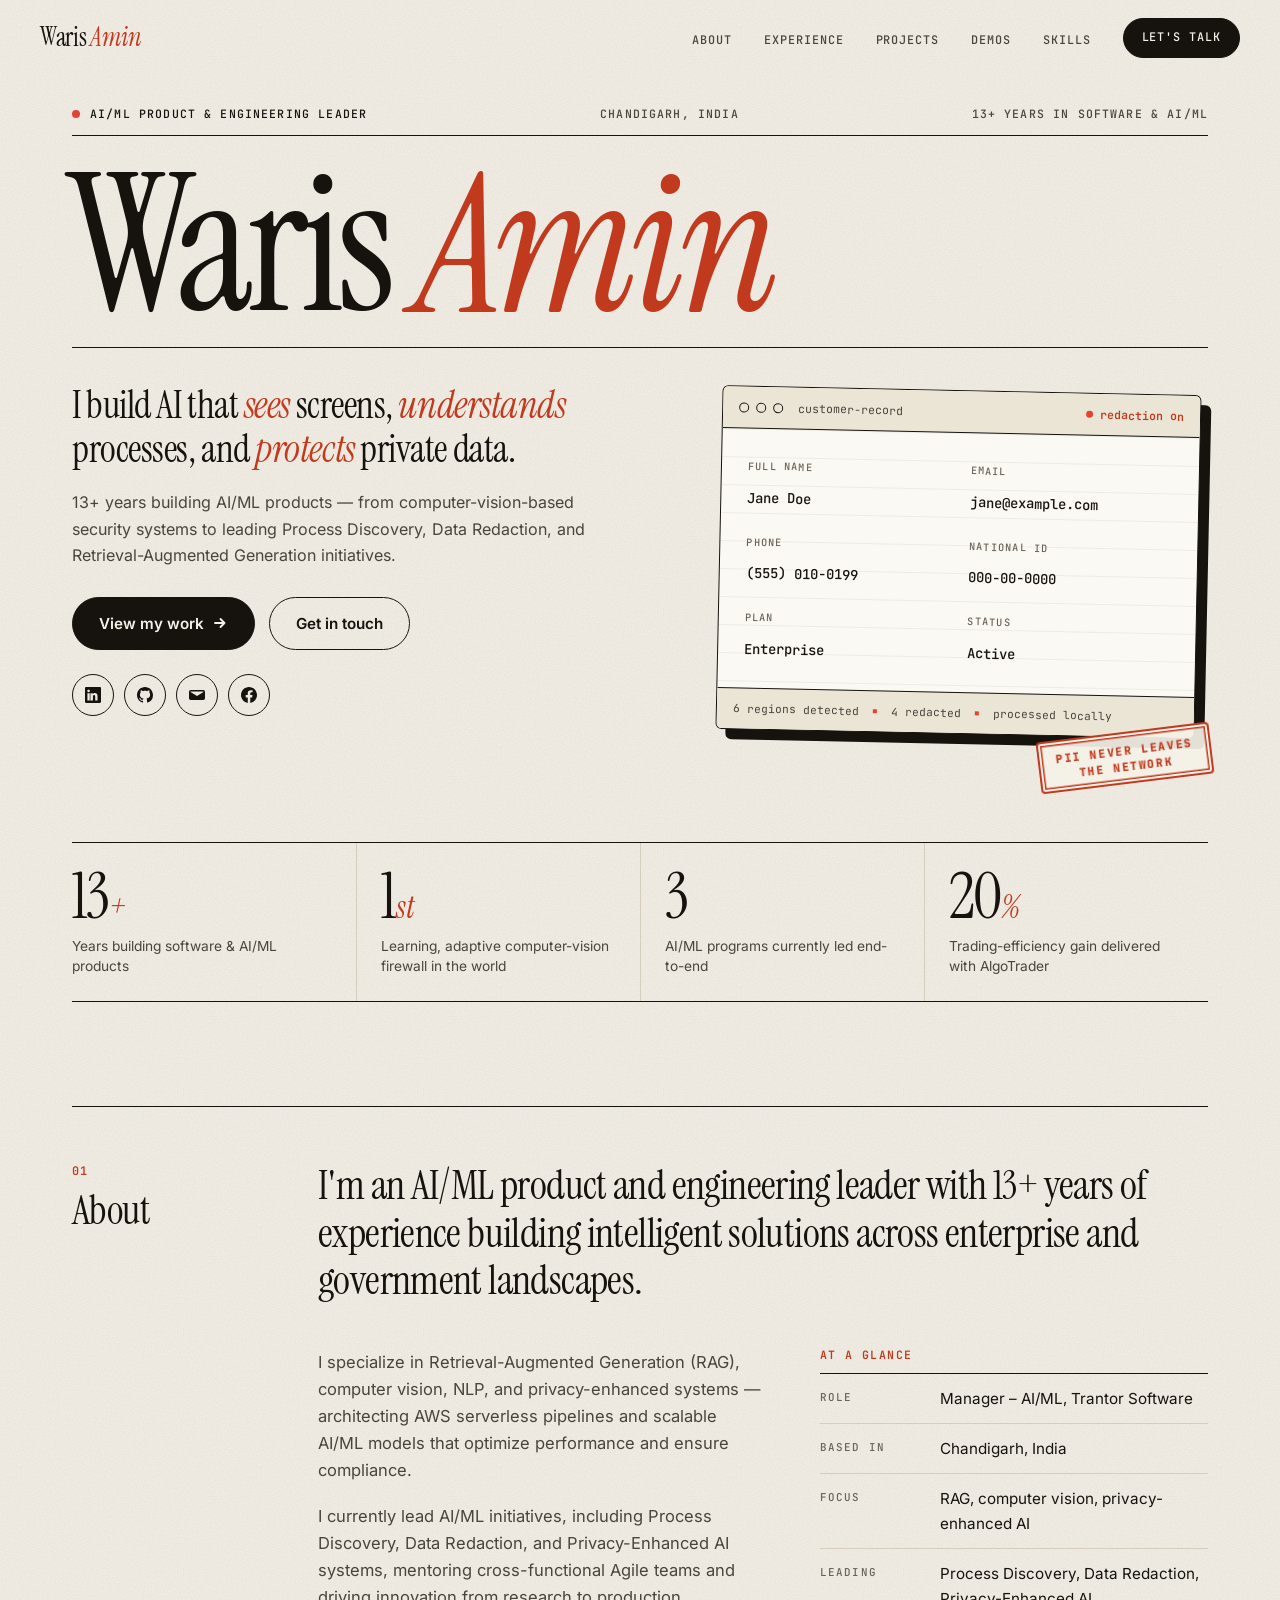
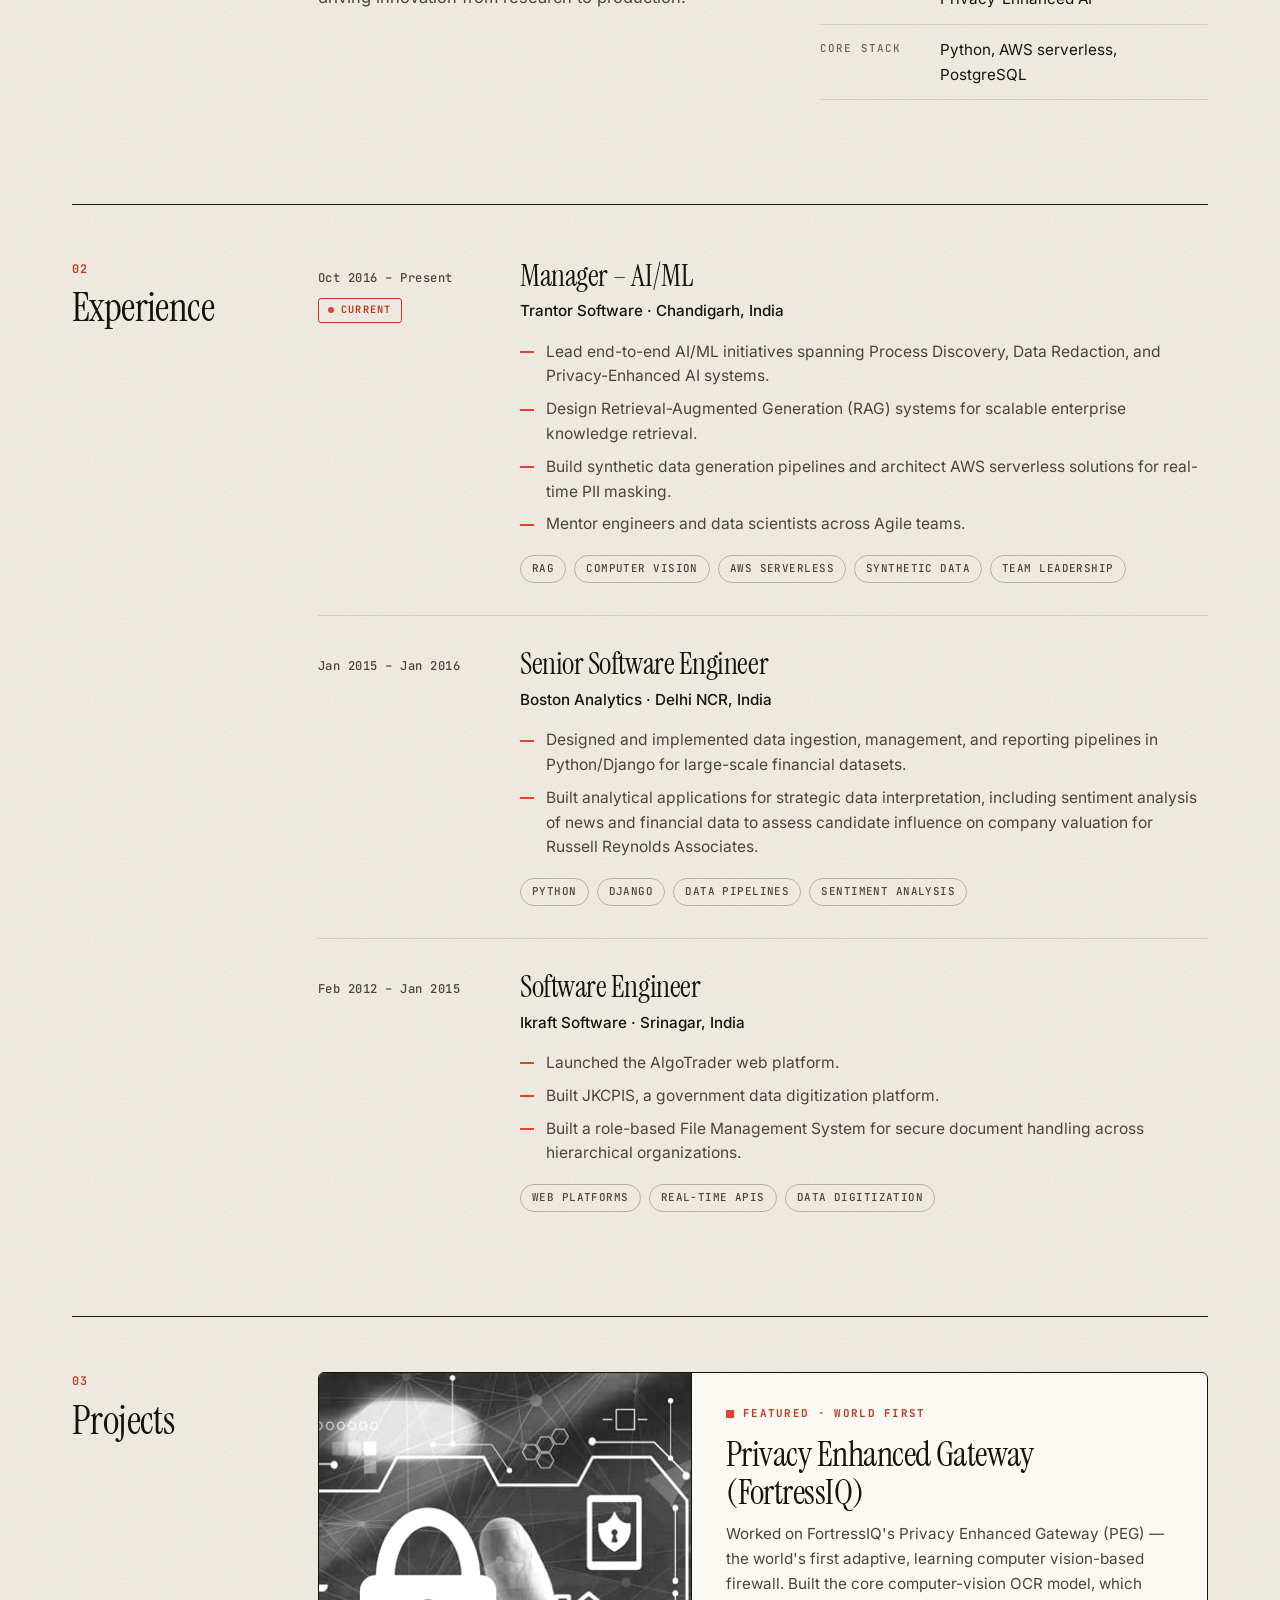
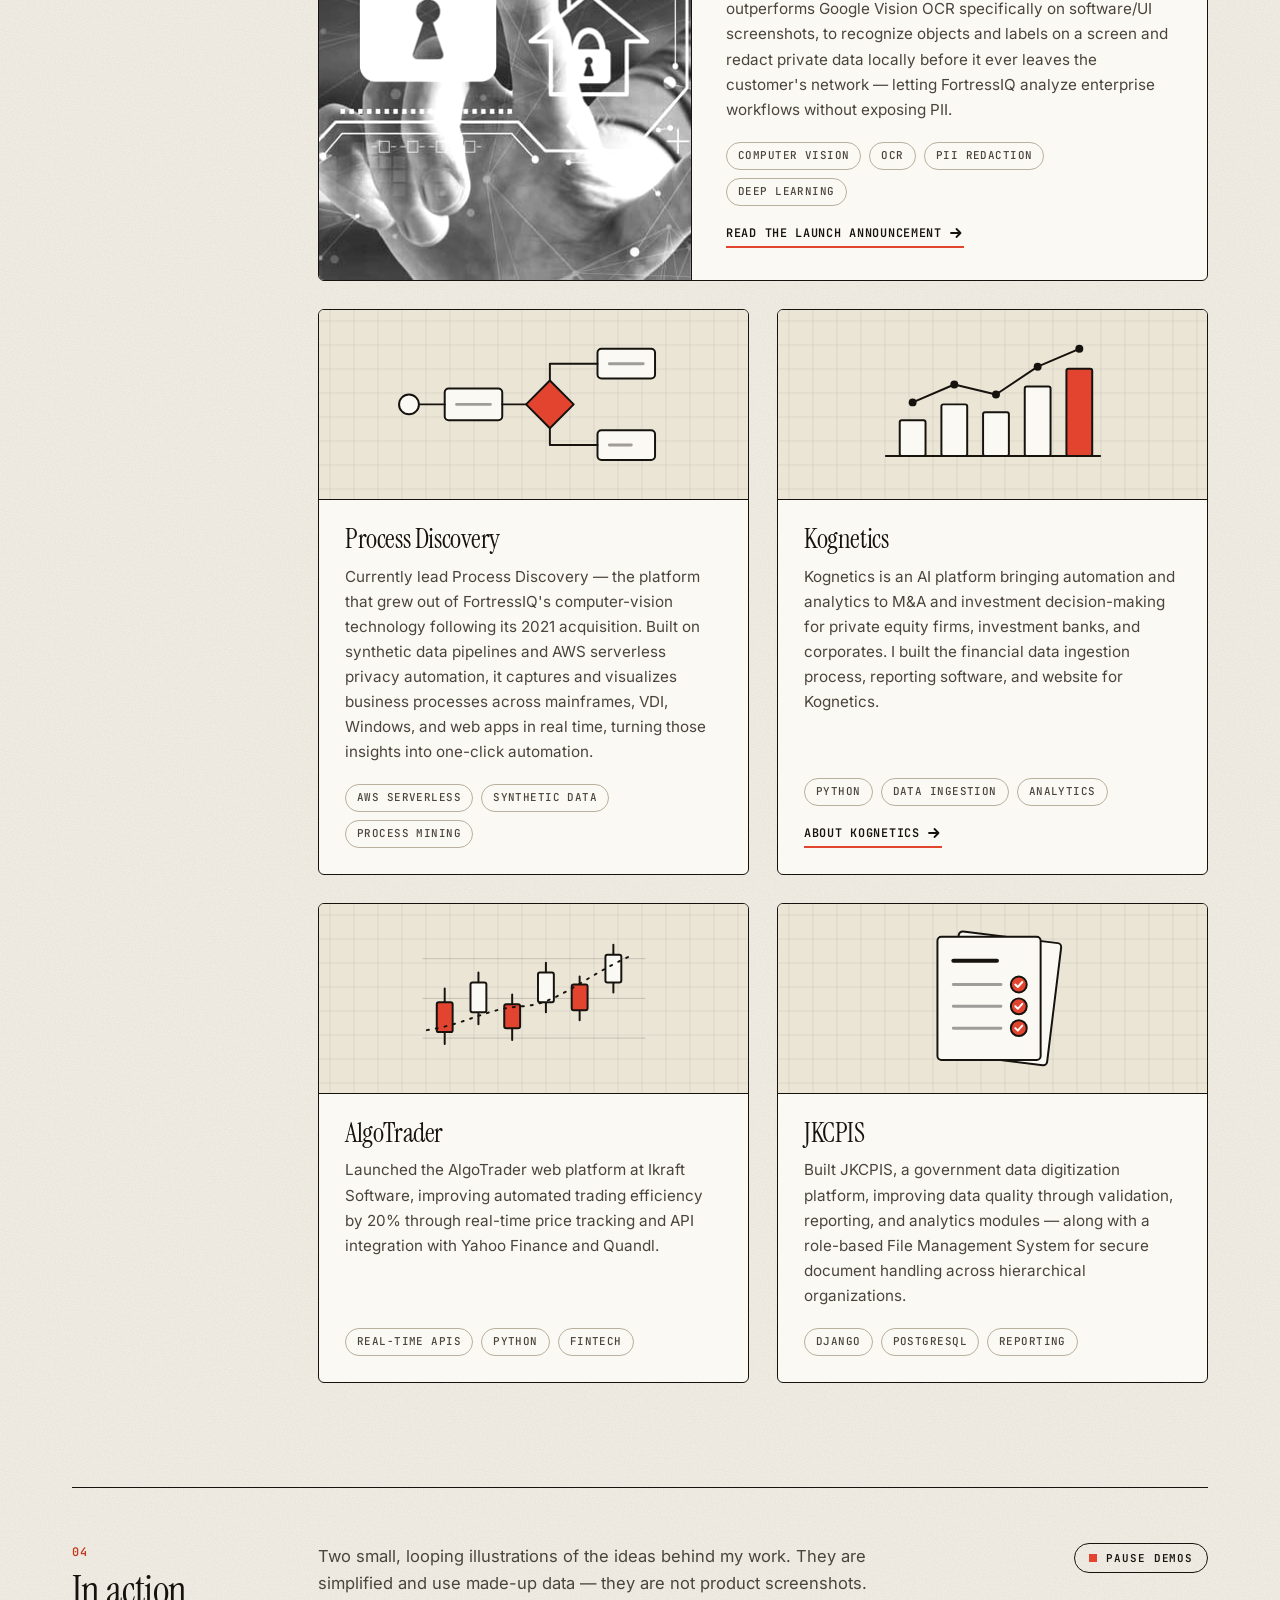
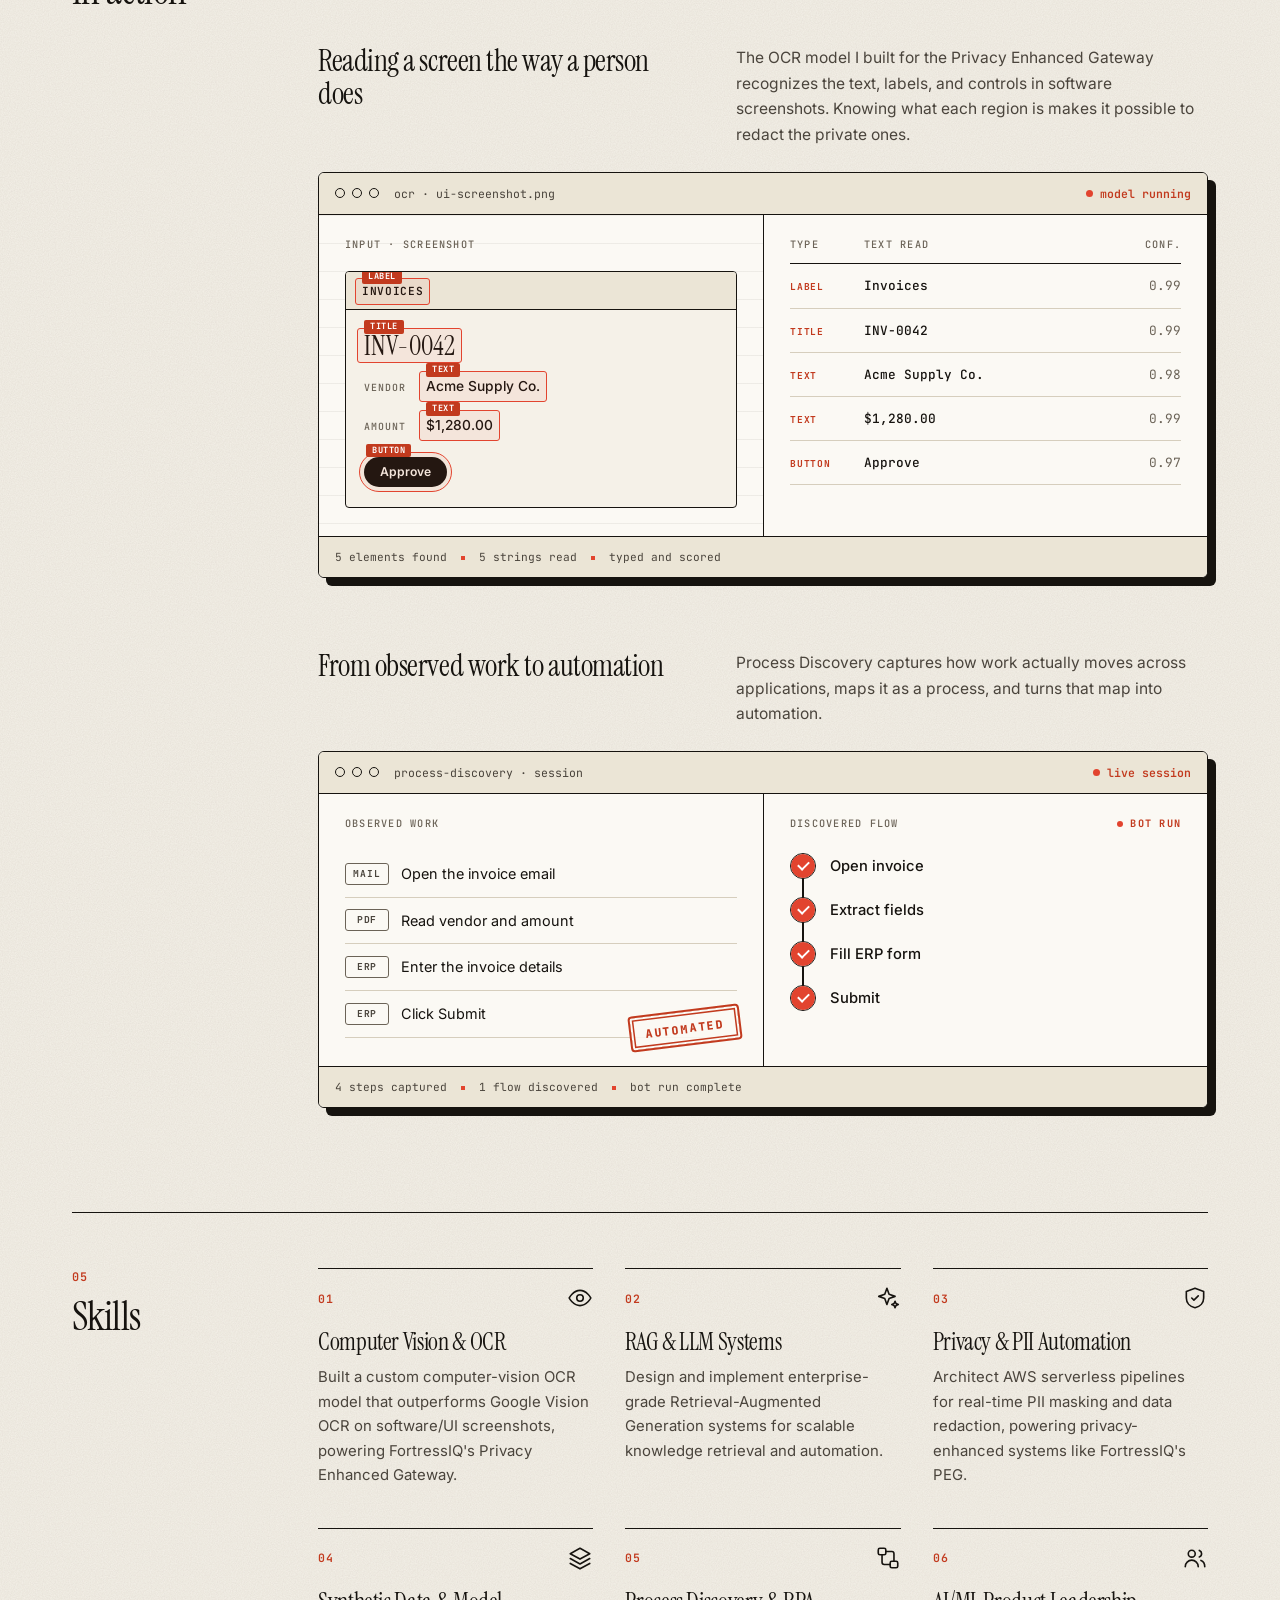
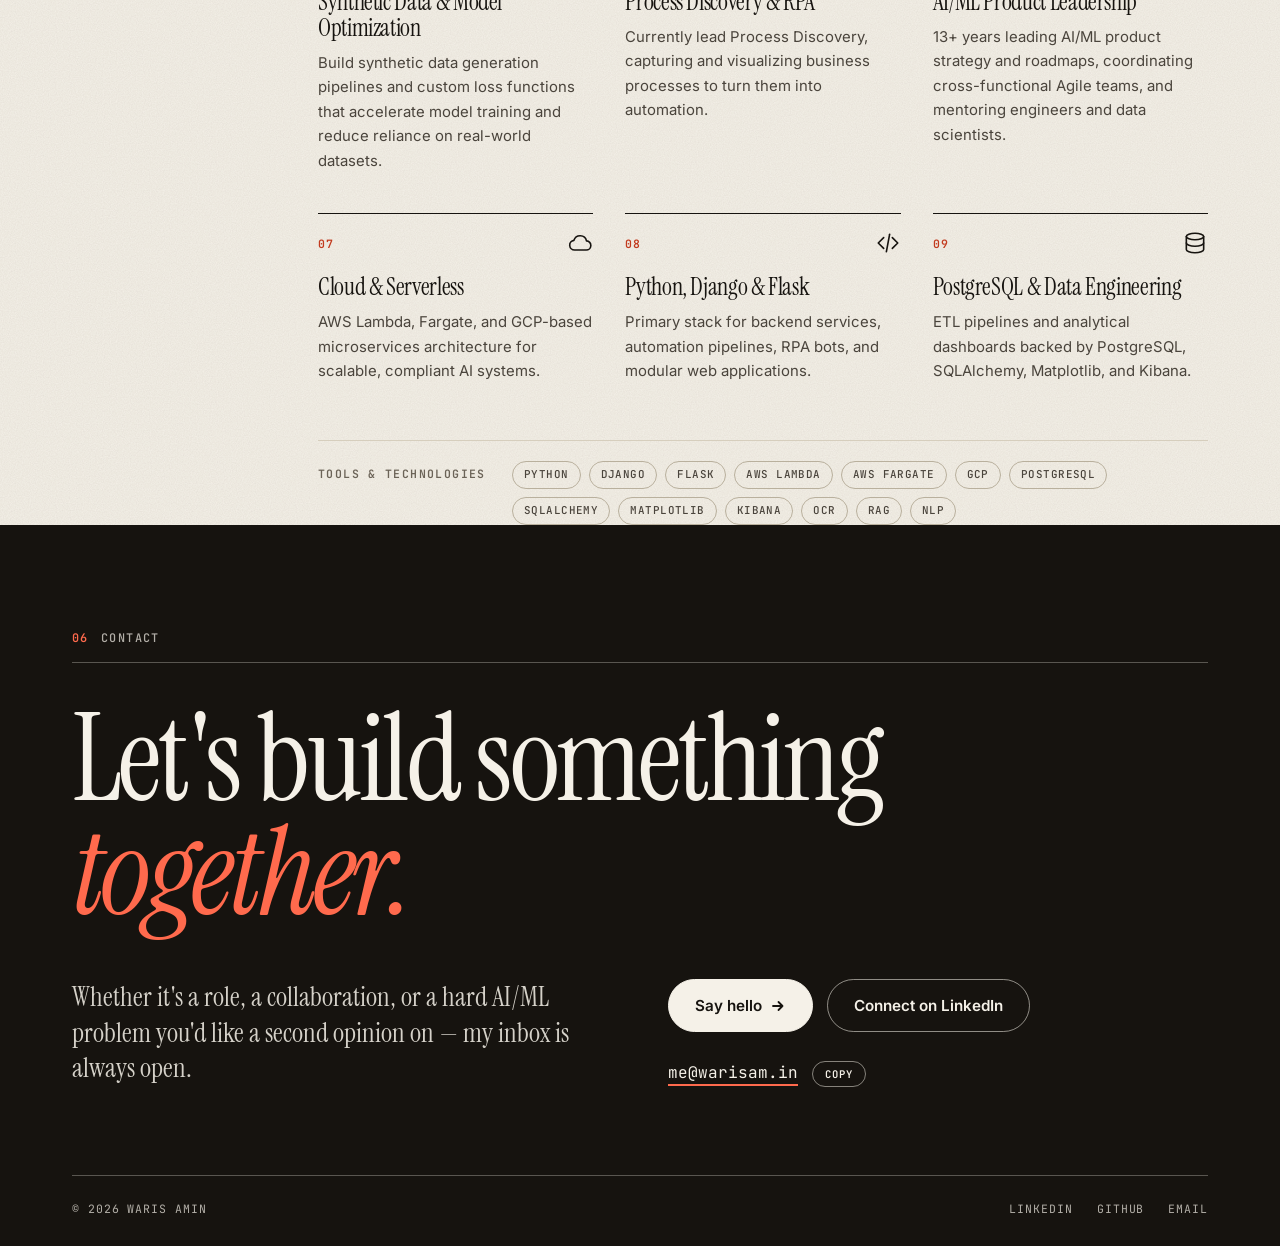
<file: index.html>
<!doctype html>
<html lang="en">
<head>
<meta charset="utf-8">
<meta name="viewport" content="width=device-width,initial-scale=1">
<title>Waris Amin — AI/ML Product &amp; Engineering Leader</title>
<meta name="description" content="Waris Amin is an AI/ML product and engineering leader with 13+ years of experience in computer vision, Retrieval-Augmented Generation (RAG), and privacy-enhanced AI systems.">
<meta name="author" content="Waris Amin">
<meta name="theme-color" content="#f5f1e8">
<link rel="canonical" href="https://warisam.in/">

<meta property="og:type" content="profile">
<meta property="og:site_name" content="Waris Amin">
<meta property="og:title" content="Waris Amin — AI/ML Product &amp; Engineering Leader">
<meta property="og:description" content="13+ years building AI that sees screens, understands processes, and protects private data — computer vision, RAG, and privacy-enhanced systems.">
<meta property="og:url" content="https://warisam.in/">
<meta property="og:image" content="https://warisam.in/img/og-image.jpg">
<meta property="og:image:width" content="1200">
<meta property="og:image:height" content="630">
<meta property="og:image:alt" content="Waris Amin — AI/ML Product &amp; Engineering Leader">
<meta name="twitter:card" content="summary_large_image">
<meta name="twitter:title" content="Waris Amin — AI/ML Product &amp; Engineering Leader">
<meta name="twitter:description" content="13+ years building AI that sees screens, understands processes, and protects private data.">
<meta name="twitter:image" content="https://warisam.in/img/og-image.jpg">

<link rel="icon" type="image/svg+xml" href="img/favicon.svg">
<link rel="apple-touch-icon" href="img/apple-touch-icon.png">
<link rel="preload" href="fonts/instrument-serif-latin.woff2" as="font" type="font/woff2" crossorigin>
<link rel="preload" href="fonts/instrument-serif-latin-italic.woff2" as="font" type="font/woff2" crossorigin>
<link rel="preload" href="fonts/inter-latin-var.woff2" as="font" type="font/woff2" crossorigin>
<link rel="stylesheet" href="css/index.css">
<script>document.documentElement.classList.add('js');</script>
<script type="application/ld+json">
{
  "@context": "https://schema.org",
  "@type": "Person",
  "name": "Waris Amin",
  "url": "https://warisam.in/",
  "image": "https://warisam.in/img/og-image.jpg",
  "jobTitle": "Manager – AI/ML",
  "description": "AI/ML product and engineering leader specializing in computer vision, Retrieval-Augmented Generation (RAG), and privacy-enhanced systems.",
  "worksFor": { "@type": "Organization", "name": "Trantor Software" },
  "address": { "@type": "PostalAddress", "addressLocality": "Chandigarh", "addressCountry": "IN" },
  "email": "mailto:me@warisam.in",
  "sameAs": [
    "https://github.com/warisamin",
    "https://www.linkedin.com/in/warisamin"
  ],
  "knowsAbout": [
    "Artificial Intelligence", "Machine Learning", "Computer Vision", "Optical Character Recognition",
    "Retrieval-Augmented Generation", "Data Privacy", "PII Redaction", "Process Discovery",
    "AWS Serverless", "Python"
  ]
}
</script>
</head>
<body>

<a class="skip-link" href="#about">Skip to content</a>

<div class="scroll-progress" aria-hidden="true"><span></span></div>

<nav id="nav" aria-label="Primary">
  <a href="#top" class="logo">Waris <em>Amin</em></a>
  <ul id="nav-links">
    <li><a href="#about">About</a></li>
    <li><a href="#experience">Experience</a></li>
    <li><a href="#projects">Projects</a></li>
    <li><a href="#demos">Demos</a></li>
    <li><a href="#skills">Skills</a></li>
    <li><a href="#contact" class="nav-cta">Let's talk</a></li>
  </ul>
  <button class="nav-toggle" id="nav-toggle" aria-label="Toggle navigation" aria-expanded="false" aria-controls="nav-links">
    <span></span><span></span><span></span>
  </button>
</nav>

<header class="hero" id="top">
  <div class="container">
    <div class="masthead-meta">
      <span><i class="dot"></i>AI/ML Product &amp; Engineering Leader</span>
      <span>Chandigarh, India</span>
      <span>13+ years in software &amp; AI/ML</span>
    </div>

    <h1>Waris <em>Amin</em></h1>

    <div class="hero-grid">
      <div class="hero-copy">
        <p class="tagline">I build AI that <em>sees</em> screens, <em>understands</em> processes, and <em>protects</em> private data.</p>
        <p class="subtitle">13+ years building AI/ML products — from computer-vision-based security systems to leading Process Discovery, Data Redaction, and Retrieval-Augmented Generation initiatives.</p>
        <p class="print-only">me@warisam.in &middot; linkedin.com/in/warisamin &middot; github.com/warisamin &middot; warisam.in</p>

        <div class="hero-actions">
          <a class="btn btn-primary" href="#projects">View my work
            <svg class="arrow" viewBox="0 0 16 16" aria-hidden="true"><path d="M3 8h9.5M8.5 4 12.5 8l-4 4"/></svg>
          </a>
          <a class="btn btn-ghost" href="#contact">Get in touch</a>
        </div>

        <div class="socials">
          <a class="icon-btn" href="https://www.linkedin.com/in/warisamin" aria-label="LinkedIn" target="_blank" rel="noopener">
            <svg viewBox="0 0 16 16"><path d="M0 1.15C0 .52.52 0 1.15 0h13.7C15.48 0 16 .52 16 1.15v13.7c0 .63-.52 1.15-1.15 1.15H1.15C.52 16 0 15.48 0 14.85V1.15ZM4.75 13.4V6.16H2.42v7.24h2.33Zm-1.16-8.23c.81 0 1.32-.54 1.32-1.2-.01-.69-.5-1.2-1.3-1.2-.8 0-1.32.51-1.32 1.2 0 .66.5 1.2 1.29 1.2h.01Zm4.34 8.23V9.36c0-.19.01-.39.07-.53.15-.39.51-.8 1.11-.8.79 0 1.1.6 1.1 1.47v3.9h2.33V9.22c0-2.15-1.15-3.15-2.68-3.15-1.24 0-1.79.68-2.1 1.16h.02v-1h-2.33c.03.66 0 7.17 0 7.17h2.48Z"/></svg>
          </a>
          <a class="icon-btn" href="https://github.com/warisamin" aria-label="GitHub" target="_blank" rel="noopener">
            <svg viewBox="0 0 16 16"><path d="M8 0C3.58 0 0 3.58 0 8c0 3.54 2.29 6.53 5.47 7.59.4.07.55-.17.55-.38 0-.19-.01-.82-.01-1.49-2.01.37-2.53-.49-2.69-.94-.09-.23-.48-.94-.82-1.13-.28-.15-.68-.52-.01-.53.63-.01 1.08.58 1.23.82.72 1.21 1.87.87 2.33.66.07-.52.28-.87.51-1.07-1.78-.2-3.64-.89-3.64-3.95 0-.87.31-1.59.82-2.15-.08-.2-.36-1.02.08-2.12 0 0 .67-.21 2.2.82.64-.18 1.32-.27 2-.27.68 0 1.36.09 2 .27 1.53-1.04 2.2-.82 2.2-.82.44 1.1.16 1.92.08 2.12.51.56.82 1.27.82 2.15 0 3.07-1.87 3.75-3.65 3.95.29.25.54.73.54 1.48 0 1.07-.01 1.93-.01 2.2 0 .21.15.46.55.38A8.01 8.01 0 0 0 16 8c0-4.42-3.58-8-8-8Z"/></svg>
          </a>
          <a class="icon-btn" href="mailto:me@warisam.in" aria-label="Email">
            <svg viewBox="0 0 16 16"><path d="M1.75 3A1.75 1.75 0 0 0 0 4.75v6.5C0 12.216.784 13 1.75 13h12.5A1.75 1.75 0 0 0 16 11.25v-6.5A1.75 1.75 0 0 0 14.25 3H1.75ZM1.5 4.75a.25.25 0 0 1 .25-.25h12.5a.25.25 0 0 1 .25.25v.263l-6.5 3.965-6.5-3.965V4.75Zm0 1.762v4.738a.25.25 0 0 0 .25.25h12.5a.25.25 0 0 0 .25-.25V6.512l-6.24 3.808a.75.75 0 0 1-.77 0L1.5 6.512Z"/></svg>
          </a>
          <a class="icon-btn" href="https://www.facebook.com/warisaminmir/" aria-label="Facebook" target="_blank" rel="noopener">
            <svg viewBox="0 0 16 16"><path d="M16 8.05C16 3.6 12.42 0 8 0S0 3.6 0 8.05c0 4.02 2.93 7.35 6.75 7.95v-5.62H4.72V8.05h2.03V6.28c0-2.02 1.2-3.14 3.03-3.14.88 0 1.8.16 1.8.16v1.98h-1.01c-1 0-1.31.62-1.31 1.26v1.51h2.23l-.36 2.33H9.26v5.62C13.07 15.4 16 12.07 16 8.05Z"/></svg>
          </a>
        </div>
      </div>

      <div class="hero-visual" role="img" aria-label="Illustration: a computer-vision model scans a customer record, detects each text field, and redacts the personal data before it leaves the device.">
        <div class="screen" aria-hidden="true">
          <div class="screen-bar">
            <i></i><i></i><i></i>
            <span class="screen-title">customer-record</span>
            <span class="screen-status"><b></b>redaction on</span>
          </div>
          <div class="screen-body">
            <div class="scanline"></div>
            <div class="field" style="--d:0s">
              <span class="k">Full name</span>
              <span class="v">Jane Doe<span class="box"><b>NAME 0.99</b></span><span class="bar"></span></span>
            </div>
            <div class="field" style="--d:0s">
              <span class="k">Email</span>
              <span class="v">jane@example.com<span class="box"><b>EMAIL 0.99</b></span><span class="bar"></span></span>
            </div>
            <div class="field" style="--d:.7s">
              <span class="k">Phone</span>
              <span class="v">(555) 010-0199<span class="box"><b>PHONE 0.98</b></span><span class="bar"></span></span>
            </div>
            <div class="field" style="--d:.7s">
              <span class="k">National ID</span>
              <span class="v">000-00-0000<span class="box"><b>ID 0.99</b></span><span class="bar"></span></span>
            </div>
            <div class="field" style="--d:1.4s">
              <span class="k">Plan</span>
              <span class="v">Enterprise<span class="box neutral"><b>TEXT</b></span></span>
            </div>
            <div class="field" style="--d:1.4s">
              <span class="k">Status</span>
              <span class="v">Active<span class="box neutral"><b>TEXT</b></span></span>
            </div>
          </div>
          <div class="screen-foot">
            <span>6 regions detected</span><span>4 redacted</span><span>processed locally</span>
          </div>
        </div>
        <div class="stamp" aria-hidden="true">PII never leaves<br>the network</div>
      </div>
    </div>

    <dl class="impact">
      <div>
        <dt>13<span>+</span></dt>
        <dd>Years building software &amp; AI/ML products</dd>
      </div>
      <div>
        <dt>1<span>st</span></dt>
        <dd>Learning, adaptive computer-vision firewall in the world</dd>
      </div>
      <div>
        <dt>3</dt>
        <dd>AI/ML programs currently led end-to-end</dd>
      </div>
      <div>
        <dt>20<span>%</span></dt>
        <dd>Trading-efficiency gain delivered with AlgoTrader</dd>
      </div>
    </dl>
  </div>
</header>

<main>

  <section id="about" class="sec">
    <div class="container sec-inner">
      <header class="sec-head">
        <span class="sec-num">01</span>
        <h2>About</h2>
      </header>
      <div class="sec-body">
        <p class="lead reveal">
          I'm an AI/ML product and engineering leader with 13+ years of experience building
          intelligent solutions across enterprise and government landscapes.
        </p>
        <div class="about-grid">
          <div class="about-copy reveal">
            <p>
              I specialize in Retrieval-Augmented Generation (RAG), computer vision, NLP, and
              privacy-enhanced systems — architecting AWS serverless pipelines and scalable AI/ML
              models that optimize performance and ensure compliance.
            </p>
            <p>
              I currently lead AI/ML initiatives, including Process Discovery, Data Redaction, and
              Privacy-Enhanced AI systems, mentoring cross-functional Agile teams and driving
              innovation from research to production.
            </p>
          </div>
          <aside class="glance reveal" aria-label="At a glance">
            <h3>At a glance</h3>
            <dl>
              <div><dt>Role</dt><dd>Manager &ndash; AI/ML, Trantor Software</dd></div>
              <div><dt>Based in</dt><dd>Chandigarh, India</dd></div>
              <div><dt>Focus</dt><dd>RAG, computer vision, privacy-enhanced AI</dd></div>
              <div><dt>Leading</dt><dd>Process Discovery, Data Redaction, Privacy-Enhanced AI</dd></div>
              <div><dt>Core stack</dt><dd>Python, AWS serverless, PostgreSQL</dd></div>
            </dl>
          </aside>
        </div>
      </div>
    </div>
  </section>

  <section id="experience" class="sec">
    <div class="container sec-inner">
      <header class="sec-head">
        <span class="sec-num">02</span>
        <h2>Experience</h2>
      </header>
      <div class="sec-body xp">
        <article class="xp-item current reveal">
          <div class="xp-when">
            <span class="xp-dates">Oct 2016 &ndash; Present</span>
            <span class="now">Current</span>
          </div>
          <div class="xp-what">
            <h3>Manager &ndash; AI/ML</h3>
            <div class="xp-org">Trantor Software &middot; Chandigarh, India</div>
            <ul class="bullets">
              <li>Lead end-to-end AI/ML initiatives spanning Process Discovery, Data Redaction, and Privacy-Enhanced AI systems.</li>
              <li>Design Retrieval-Augmented Generation (RAG) systems for scalable enterprise knowledge retrieval.</li>
              <li>Build synthetic data generation pipelines and architect AWS serverless solutions for real-time PII masking.</li>
              <li>Mentor engineers and data scientists across Agile teams.</li>
            </ul>
            <ul class="tag-list">
              <li>RAG</li><li>Computer Vision</li><li>AWS Serverless</li><li>Synthetic Data</li><li>Team Leadership</li>
            </ul>
          </div>
        </article>
        <article class="xp-item reveal">
          <div class="xp-when">
            <span class="xp-dates">Jan 2015 &ndash; Jan 2016</span>
          </div>
          <div class="xp-what">
            <h3>Senior Software Engineer</h3>
            <div class="xp-org">Boston Analytics &middot; Delhi NCR, India</div>
            <ul class="bullets">
              <li>Designed and implemented data ingestion, management, and reporting pipelines in Python/Django for large-scale financial datasets.</li>
              <li>Built analytical applications for strategic data interpretation, including sentiment analysis of news and financial data to assess candidate influence on company valuation for Russell Reynolds Associates.</li>
            </ul>
            <ul class="tag-list">
              <li>Python</li><li>Django</li><li>Data Pipelines</li><li>Sentiment Analysis</li>
            </ul>
          </div>
        </article>
        <article class="xp-item reveal">
          <div class="xp-when">
            <span class="xp-dates">Feb 2012 &ndash; Jan 2015</span>
          </div>
          <div class="xp-what">
            <h3>Software Engineer</h3>
            <div class="xp-org">Ikraft Software &middot; Srinagar, India</div>
            <ul class="bullets">
              <li>Launched the AlgoTrader web platform.</li>
              <li>Built JKCPIS, a government data digitization platform.</li>
              <li>Built a role-based File Management System for secure document handling across hierarchical organizations.</li>
            </ul>
            <ul class="tag-list">
              <li>Web Platforms</li><li>Real-time APIs</li><li>Data Digitization</li>
            </ul>
          </div>
        </article>
      </div>
    </div>
  </section>

  <section id="projects" class="sec">
    <div class="container sec-inner">
      <header class="sec-head">
        <span class="sec-num">03</span>
        <h2>Projects</h2>
      </header>
      <div class="sec-body projects-grid">
        <article class="project-card featured reveal">
          <div class="project-image">
            <img src="Firewall.jpg" alt="A hand touching a glowing padlock on a digital security interface" width="1200" height="510" loading="lazy">
          </div>
          <div class="project-body">
            <div class="project-flag">Featured &middot; World first</div>
            <h3>Privacy Enhanced Gateway (FortressIQ)</h3>
            <p>Worked on FortressIQ's Privacy Enhanced Gateway (PEG) — the world's first adaptive, learning computer vision-based firewall. Built the core computer-vision OCR model, which outperforms Google Vision OCR specifically on software/UI screenshots, to recognize objects and labels on a screen and redact private data locally before it ever leaves the customer's network — letting FortressIQ analyze enterprise workflows without exposing PII.</p>
            <ul class="tag-list">
              <li>Computer Vision</li>
              <li>OCR</li>
              <li>PII Redaction</li>
              <li>Deep Learning</li>
            </ul>
            <a class="project-link" href="https://www.automationanywhere.com/company/press-room/fortressiq-launches-worlds-first-learning-and-adaptive-computer-vision-based-firewall" target="_blank" rel="noopener">Read the launch announcement
              <svg class="arrow" viewBox="0 0 16 16" aria-hidden="true"><path d="M3 8h9.5M8.5 4 12.5 8l-4 4"/></svg>
            </a>
          </div>
        </article>

        <article class="project-card reveal">
          <div class="project-image icon-tile">
            <svg viewBox="0 0 320 160" fill="none" stroke="currentColor" stroke-width="2" stroke-linecap="round" stroke-linejoin="round" aria-hidden="true">
              <g class="soft">
                <circle cx="34" cy="80" r="10"/>
                <rect x="70" y="64" width="58" height="32" rx="4"/>
                <rect x="224" y="24" width="58" height="30" rx="4"/>
                <rect x="224" y="106" width="58" height="30" rx="4"/>
              </g>
              <path class="acc" d="M176 56l24 24-24 24-24-24z"/>
              <path d="M44 80h26M128 80h24M176 56V39h48M176 104v17h48"/>
              <path d="M82 80h34M236 39h34M236 121h22" stroke-width="3" opacity=".4"/>
            </svg>
          </div>
          <div class="project-body">
            <h3>Process Discovery</h3>
            <p>Currently lead Process Discovery — the platform that grew out of FortressIQ's computer-vision technology following its 2021 acquisition. Built on synthetic data pipelines and AWS serverless privacy automation, it captures and visualizes business processes across mainframes, VDI, Windows, and web apps in real time, turning those insights into one-click automation.</p>
            <ul class="tag-list">
              <li>AWS Serverless</li>
              <li>Synthetic Data</li>
              <li>Process Mining</li>
            </ul>
          </div>
        </article>

        <article class="project-card reveal">
          <div class="project-image icon-tile">
            <svg viewBox="0 0 320 160" fill="none" stroke="currentColor" stroke-width="2" stroke-linecap="round" stroke-linejoin="round" aria-hidden="true">
              <path d="M52 132h216"/>
              <g class="soft">
                <rect x="66" y="96" width="26" height="36" rx="2"/>
                <rect x="108" y="80" width="26" height="52" rx="2"/>
                <rect x="150" y="88" width="26" height="44" rx="2"/>
                <rect x="192" y="62" width="26" height="70" rx="2"/>
              </g>
              <rect class="acc" x="234" y="44" width="26" height="88" rx="2"/>
              <path d="M79 78l42-18 42 10 42-28 42-18"/>
              <g class="dot">
                <circle cx="79" cy="78" r="4"/><circle cx="121" cy="60" r="4"/><circle cx="163" cy="70" r="4"/><circle cx="205" cy="42" r="4"/><circle cx="247" cy="24" r="4"/>
              </g>
            </svg>
          </div>
          <div class="project-body">
            <h3>Kognetics</h3>
            <p>Kognetics is an AI platform bringing automation and analytics to M&amp;A and investment decision-making for private equity firms, investment banks, and corporates. I built the financial data ingestion process, reporting software, and website for Kognetics.</p>
            <ul class="tag-list">
              <li>Python</li>
              <li>Data Ingestion</li>
              <li>Analytics</li>
            </ul>
            <a class="project-link" href="https://www.linkedin.com/company/kognetics-inc" target="_blank" rel="noopener">About Kognetics
              <svg class="arrow" viewBox="0 0 16 16" aria-hidden="true"><path d="M3 8h9.5M8.5 4 12.5 8l-4 4"/></svg>
            </a>
          </div>
        </article>

        <article class="project-card reveal">
          <div class="project-image icon-tile">
            <svg viewBox="0 0 320 160" fill="none" stroke="currentColor" stroke-width="2" stroke-linecap="round" stroke-linejoin="round" aria-hidden="true">
              <path d="M48 40h224M48 80h224M48 120h224" opacity=".18" stroke-width="1"/>
              <path d="M70 70v56M104 54v52M138 76v46M172 44v50M206 58v44M240 26v48"/>
              <g class="acc">
                <rect x="62" y="84" width="16" height="30" rx="2"/>
                <rect x="130" y="86" width="16" height="24" rx="2"/>
                <rect x="198" y="66" width="16" height="26" rx="2"/>
              </g>
              <g class="soft">
                <rect x="96" y="64" width="16" height="30" rx="2"/>
                <rect x="164" y="54" width="16" height="30" rx="2"/>
                <rect x="232" y="36" width="16" height="28" rx="2"/>
              </g>
              <path d="M52 112c40-6 60-22 96-24s62-30 112-52" stroke-dasharray="2 7"/>
            </svg>
          </div>
          <div class="project-body">
            <h3>AlgoTrader</h3>
            <p>Launched the AlgoTrader web platform at Ikraft Software, improving automated trading efficiency by 20% through real-time price tracking and API integration with Yahoo Finance and Quandl.</p>
            <ul class="tag-list">
              <li>Real-time APIs</li>
              <li>Python</li>
              <li>FinTech</li>
            </ul>
          </div>
        </article>

        <article class="project-card reveal">
          <div class="project-image icon-tile">
            <svg viewBox="0 0 320 160" fill="none" stroke="currentColor" stroke-width="2" stroke-linecap="round" stroke-linejoin="round" aria-hidden="true">
              <rect class="soft" x="118" y="18" width="104" height="124" rx="4" transform="rotate(7 170 80)"/>
              <rect class="sheet" x="104" y="18" width="104" height="124" rx="4"/>
              <path d="M120 42h44" stroke-width="4"/>
              <path d="M120 66h48M120 88h48M120 110h48" opacity=".4" stroke-width="3"/>
              <g class="acc">
                <circle cx="186" cy="66" r="8"/><circle cx="186" cy="88" r="8"/><circle cx="186" cy="110" r="8"/>
              </g>
              <path class="tick" d="m182.5 66 2.5 2.5 4.5-5M182.5 88l2.5 2.5 4.5-5M182.5 110l2.5 2.5 4.5-5"/>
            </svg>
          </div>
          <div class="project-body">
            <h3>JKCPIS</h3>
            <p>Built JKCPIS, a government data digitization platform, improving data quality through validation, reporting, and analytics modules — along with a role-based File Management System for secure document handling across hierarchical organizations.</p>
            <ul class="tag-list">
              <li>Django</li>
              <li>PostgreSQL</li>
              <li>Reporting</li>
            </ul>
          </div>
        </article>
      </div>
    </div>
  </section>

  <section id="demos" class="sec">
    <div class="container sec-inner">
      <header class="sec-head">
        <span class="sec-num">04</span>
        <h2>In action</h2>
      </header>
      <div class="sec-body">
        <div class="demos-intro reveal">
          <p>Two small, looping illustrations of the ideas behind my work. They are simplified and use made-up data — they are not product screenshots.</p>
          <button type="button" class="demo-toggle" id="demo-toggle" aria-pressed="false">Pause demos</button>
        </div>

        <figure class="demo reveal" data-loop="9000">
          <figcaption>
            <h3>Reading a screen the way a person does</h3>
            <p>The OCR model I built for the Privacy Enhanced Gateway recognizes the text, labels, and controls in software screenshots. Knowing what each region is makes it possible to redact the private ones.</p>
          </figcaption>
          <div class="demo-frame" role="img" aria-label="Illustration: an OCR model sweeps over a screenshot of an invoice screen, draws a box around each element, and lists each one with its type, text, and confidence.">
            <div class="screen-bar" aria-hidden="true">
              <i></i><i></i><i></i>
              <span class="screen-title">ocr &middot; ui-screenshot.png</span>
              <span class="screen-status"><b></b>model running</span>
            </div>
            <div class="demo-body" aria-hidden="true">
              <div class="pane pane-ruled">
                <div class="col-head"><span>Input &middot; screenshot</span></div>
                <div class="shot">
                  <div class="shot-top"><span class="t">Invoices<span class="dbox" data-at="500"><b>LABEL</b></span></span></div>
                  <div class="shot-main">
                    <div class="shot-h"><span class="t">INV-0042<span class="dbox" data-at="950"><b>TITLE</b></span></span></div>
                    <div class="shot-row"><span class="shot-k">Vendor</span><span class="t">Acme Supply Co.<span class="dbox" data-at="1400"><b>TEXT</b></span></span></div>
                    <div class="shot-row"><span class="shot-k">Amount</span><span class="t">$1,280.00<span class="dbox" data-at="1850"><b>TEXT</b></span></span></div>
                    <div class="shot-actions"><span class="t shot-btn">Approve<span class="dbox" data-at="2300"><b>BUTTON</b></span></span></div>
                  </div>
                  <div class="sweep" data-at="150"></div>
                </div>
              </div>
              <div class="pane">
                <div class="col-head out-head"><span>Type</span><span>Text read</span><span>Conf.</span></div>
                <div class="out-row" data-at="800"><span class="ty">Label</span><span class="tx">Invoices</span><span class="cf">0.99</span></div>
                <div class="out-row" data-at="1250"><span class="ty">Title</span><span class="tx">INV-0042</span><span class="cf">0.99</span></div>
                <div class="out-row" data-at="1700"><span class="ty">Text</span><span class="tx">Acme Supply Co.</span><span class="cf">0.98</span></div>
                <div class="out-row" data-at="2150"><span class="ty">Text</span><span class="tx">$1,280.00</span><span class="cf">0.99</span></div>
                <div class="out-row" data-at="2600"><span class="ty">Button</span><span class="tx">Approve</span><span class="cf">0.97</span></div>
              </div>
            </div>
            <div class="screen-foot" aria-hidden="true">
              <span>5 elements found</span><span data-at="3200">5 strings read</span><span data-at="3200">typed and scored</span>
            </div>
          </div>
        </figure>

        <figure class="demo reveal" data-loop="10500">
          <figcaption>
            <h3>From observed work to automation</h3>
            <p>Process Discovery captures how work actually moves across applications, maps it as a process, and turns that map into automation.</p>
          </figcaption>
          <div class="demo-frame" role="img" aria-label="Illustration: four manual steps across mail, PDF, and ERP applications are captured one by one, mapped into a four-step flow, and then run automatically by a bot.">
            <div class="screen-bar" aria-hidden="true">
              <i></i><i></i><i></i>
              <span class="screen-title">process-discovery &middot; session</span>
              <span class="screen-status"><b></b>live session</span>
            </div>
            <div class="demo-body" aria-hidden="true">
              <div class="pane pane-log">
                <div class="col-head"><span>Observed work</span></div>
                <div class="log-row" data-at="300"><span class="app">Mail</span>Open the invoice email</div>
                <div class="log-row" data-at="1100"><span class="app">PDF</span>Read vendor and amount</div>
                <div class="log-row" data-at="1900"><span class="app">ERP</span>Enter the invoice details</div>
                <div class="log-row" data-at="2700"><span class="app">ERP</span>Click Submit</div>
                <div class="rubber" data-at="8000">Automated</div>
              </div>
              <div class="pane">
                <div class="col-head"><span>Discovered flow</span><span class="run-badge" data-at="4700">Bot run</span></div>
                <div class="flow">
                  <span class="flow-line" data-at="3800"></span>
                  <div class="flow-step" data-at="700"><span class="node"><i data-at="5100"></i></span>Open invoice</div>
                  <div class="flow-step" data-at="1500"><span class="node"><i data-at="5800"></i></span>Extract fields</div>
                  <div class="flow-step" data-at="2300"><span class="node"><i data-at="6500"></i></span>Fill ERP form</div>
                  <div class="flow-step" data-at="3100"><span class="node"><i data-at="7200"></i></span>Submit</div>
                </div>
              </div>
            </div>
            <div class="screen-foot" aria-hidden="true">
              <span>4 steps captured</span><span data-at="3800">1 flow discovered</span><span data-at="8000">bot run complete</span>
            </div>
          </div>
        </figure>
      </div>
    </div>
  </section>

  <section id="skills" class="sec">
    <div class="container sec-inner">
      <header class="sec-head">
        <span class="sec-num">05</span>
        <h2>Skills</h2>
      </header>
      <div class="sec-body">
        <div class="skills-grid">
          <div class="skill reveal">
            <div class="skill-top"><svg viewBox="0 0 24 24" aria-hidden="true"><path d="M2 12s3.6-7 10-7 10 7 10 7-3.6 7-10 7S2 12 2 12Z"/><circle cx="12" cy="12" r="3"/></svg></div>
            <h3>Computer Vision &amp; OCR</h3>
            <p>Built a custom computer-vision OCR model that outperforms Google Vision OCR on software/UI screenshots, powering FortressIQ's Privacy Enhanced Gateway.</p>
          </div>
          <div class="skill reveal">
            <div class="skill-top"><svg viewBox="0 0 24 24" aria-hidden="true"><path d="m11 3 2 5.5 5.5 2-5.5 2L11 18l-2-5.5-5.5-2 5.5-2L11 3Z"/><path d="m18.5 15 .9 2.1 2.1.9-2.1.9-.9 2.1-.9-2.1-2.1-.9 2.1-.9.9-2.1Z"/></svg></div>
            <h3>RAG &amp; LLM Systems</h3>
            <p>Design and implement enterprise-grade Retrieval-Augmented Generation systems for scalable knowledge retrieval and automation.</p>
          </div>
          <div class="skill reveal">
            <div class="skill-top"><svg viewBox="0 0 24 24" aria-hidden="true"><path d="m12 3 8 3v6c0 4.5-3.2 8-8 9-4.8-1-8-4.5-8-9V6l8-3Z"/><path d="m9 12 2 2 4-4"/></svg></div>
            <h3>Privacy &amp; PII Automation</h3>
            <p>Architect AWS serverless pipelines for real-time PII masking and data redaction, powering privacy-enhanced systems like FortressIQ's PEG.</p>
          </div>
          <div class="skill reveal">
            <div class="skill-top"><svg viewBox="0 0 24 24" aria-hidden="true"><path d="m12 3 9 5-9 5-9-5 9-5Z"/><path d="m3 12.5 9 5 9-5"/><path d="m3 17 9 5 9-5"/></svg></div>
            <h3>Synthetic Data &amp; Model Optimization</h3>
            <p>Build synthetic data generation pipelines and custom loss functions that accelerate model training and reduce reliance on real-world datasets.</p>
          </div>
          <div class="skill reveal">
            <div class="skill-top"><svg viewBox="0 0 24 24" aria-hidden="true"><rect x="3" y="3" width="7" height="6" rx="1.5"/><rect x="14" y="15" width="7" height="6" rx="1.5"/><path d="M10 6h5.5a2 2 0 0 1 2 2v7"/><path d="M6.5 9v7a2 2 0 0 0 2 2H14"/></svg></div>
            <h3>Process Discovery &amp; RPA</h3>
            <p>Currently lead Process Discovery, capturing and visualizing business processes to turn them into automation.</p>
          </div>
          <div class="skill reveal">
            <div class="skill-top"><svg viewBox="0 0 24 24" aria-hidden="true"><circle cx="9" cy="8" r="3.2"/><path d="M3 20c0-3.3 2.7-6 6-6s6 2.7 6 6"/><path d="M16 5a3.2 3.2 0 0 1 0 6"/><path d="M17.5 14.2c2 .8 3.5 2.9 3.5 5.8"/></svg></div>
            <h3>AI/ML Product Leadership</h3>
            <p>13+ years leading AI/ML product strategy and roadmaps, coordinating cross-functional Agile teams, and mentoring engineers and data scientists.</p>
          </div>
          <div class="skill reveal">
            <div class="skill-top"><svg viewBox="0 0 24 24" aria-hidden="true"><path d="M7 18.5a4.5 4.5 0 0 1-.6-8.96A6 6 0 0 1 18 10a4.25 4.25 0 0 1-.5 8.5H7Z"/></svg></div>
            <h3>Cloud &amp; Serverless</h3>
            <p>AWS Lambda, Fargate, and GCP-based microservices architecture for scalable, compliant AI systems.</p>
          </div>
          <div class="skill reveal">
            <div class="skill-top"><svg viewBox="0 0 24 24" aria-hidden="true"><path d="m8 7-5 5 5 5"/><path d="m16 7 5 5-5 5"/><path d="m13.5 4-3 16"/></svg></div>
            <h3>Python, Django &amp; Flask</h3>
            <p>Primary stack for backend services, automation pipelines, RPA bots, and modular web applications.</p>
          </div>
          <div class="skill reveal">
            <div class="skill-top"><svg viewBox="0 0 24 24" aria-hidden="true"><ellipse cx="12" cy="6" rx="8" ry="3"/><path d="M4 6v6c0 1.7 3.6 3 8 3s8-1.3 8-3V6"/><path d="M4 12v6c0 1.7 3.6 3 8 3s8-1.3 8-3v-6"/></svg></div>
            <h3>PostgreSQL &amp; Data Engineering</h3>
            <p>ETL pipelines and analytical dashboards backed by PostgreSQL, SQLAlchemy, Matplotlib, and Kibana.</p>
          </div>
        </div>

        <div class="stack reveal">
          <h3>Tools &amp; technologies</h3>
          <ul class="tag-list">
            <li>Python</li><li>Django</li><li>Flask</li><li>AWS Lambda</li><li>AWS Fargate</li><li>GCP</li>
            <li>PostgreSQL</li><li>SQLAlchemy</li><li>Matplotlib</li><li>Kibana</li><li>OCR</li><li>RAG</li><li>NLP</li>
          </ul>
        </div>
      </div>
    </div>
  </section>

  <section id="contact" class="contact">
    <div class="container">
      <div class="contact-eyebrow reveal"><span class="sec-num">06</span> Contact</div>
      <h2 class="reveal">Let's build something <em>together.</em></h2>
      <div class="contact-grid reveal">
        <p>Whether it's a role, a collaboration, or a hard AI/ML problem you'd like a second opinion on — my inbox is always open.</p>
        <div class="contact-side">
          <div class="contact-actions">
            <a class="btn btn-light" href="mailto:me@warisam.in">Say hello
              <svg class="arrow" viewBox="0 0 16 16" aria-hidden="true"><path d="M3 8h9.5M8.5 4 12.5 8l-4 4"/></svg>
            </a>
            <a class="btn btn-outline-light" href="https://www.linkedin.com/in/warisamin" target="_blank" rel="noopener">Connect on LinkedIn</a>
          </div>
          <div class="email-row">
            <a href="mailto:me@warisam.in">me@warisam.in</a>
            <button type="button" class="copy-btn" id="copy-email" data-email="me@warisam.in">Copy</button>
          </div>
        </div>
      </div>
    </div>
  </section>

</main>

<footer>
  <div class="container footer-inner">
    <span>&copy; <span id="year">2026</span> Waris Amin</span>
    <div class="footer-links">
      <a href="https://www.linkedin.com/in/warisamin" target="_blank" rel="noopener">LinkedIn</a>
      <a href="https://github.com/warisamin" target="_blank" rel="noopener">GitHub</a>
      <a href="mailto:me@warisam.in">Email</a>
    </div>
  </div>
</footer>

<button class="to-top" id="to-top" aria-label="Back to top">
  <svg viewBox="0 0 16 16" aria-hidden="true"><path d="M8 13V3.5M4 7.5l4-4 4 4"/></svg>
</button>

<script>
(function () {
  var nav = document.getElementById('nav');
  var toggle = document.getElementById('nav-toggle');
  var links = document.getElementById('nav-links');
  var toTop = document.getElementById('to-top');
  var progress = document.querySelector('.scroll-progress span');
  var sections = Array.prototype.slice.call(document.querySelectorAll('main section'));
  var navAnchors = Array.prototype.slice.call(links.querySelectorAll('a'));

  document.getElementById('year').textContent = new Date().getFullYear();

  function onScroll() {
    var y = window.scrollY;
    nav.classList.toggle('onscroll', y > 10);
    toTop.classList.toggle('visible', y > 600);

    var height = document.documentElement.scrollHeight - window.innerHeight;
    progress.style.transform = 'scaleX(' + (height > 0 ? y / height : 0) + ')';

    var probe = y + window.innerHeight * 0.35;
    var current = '';
    sections.forEach(function (section) {
      if (probe >= section.offsetTop) { current = section.id; }
    });
    if (height > 0 && y >= height - 4 && sections.length) {
      current = sections[sections.length - 1].id;
    }
    navAnchors.forEach(function (a) {
      a.classList.toggle('active', a.getAttribute('href') === '#' + current);
    });
  }

  window.addEventListener('scroll', onScroll, { passive: true });
  window.addEventListener('resize', onScroll, { passive: true });
  onScroll();

  function closeMenu() {
    links.classList.remove('open');
    toggle.classList.remove('open');
    toggle.setAttribute('aria-expanded', 'false');
  }

  toggle.addEventListener('click', function () {
    var open = links.classList.toggle('open');
    toggle.classList.toggle('open', open);
    toggle.setAttribute('aria-expanded', open ? 'true' : 'false');
  });

  navAnchors.forEach(function (a) { a.addEventListener('click', closeMenu); });

  document.addEventListener('keydown', function (e) {
    if (e.key === 'Escape') { closeMenu(); }
  });

  document.addEventListener('click', function (e) {
    if (!nav.contains(e.target)) { closeMenu(); }
  });

  toTop.addEventListener('click', function () {
    window.scrollTo({ top: 0, behavior: 'smooth' });
  });

  var copyBtn = document.getElementById('copy-email');
  copyBtn.addEventListener('click', function () {
    var email = copyBtn.getAttribute('data-email');
    function done(ok) {
      copyBtn.textContent = ok ? 'Copied' : 'Press Ctrl+C';
      copyBtn.classList.toggle('copied', ok);
      setTimeout(function () {
        copyBtn.textContent = 'Copy';
        copyBtn.classList.remove('copied');
      }, 1800);
    }
    if (navigator.clipboard && navigator.clipboard.writeText) {
      navigator.clipboard.writeText(email).then(function () { done(true); }, function () { done(false); });
    } else {
      done(false);
    }
  });

  // Demos: a small timeline per demo. Without JS (or with reduced motion)
  // each demo simply shows its finished state.
  var demoEls = Array.prototype.slice.call(document.querySelectorAll('.demo'));
  var demoToggle = document.getElementById('demo-toggle');
  var reduceMotion = window.matchMedia && window.matchMedia('(prefers-reduced-motion: reduce)').matches;

  if (demoEls.length && !reduceMotion && 'IntersectionObserver' in window) {
    var demosPaused = false;
    var demos = demoEls.map(function (el) {
      var steps = Array.prototype.slice.call(el.querySelectorAll('[data-at]'));
      var loop = parseInt(el.getAttribute('data-loop'), 10) || 9000;
      var timers = [];
      var demo = { el: el, frame: el.querySelector('.demo-frame') || el, inView: false, playing: false };

      function clear() {
        timers.forEach(clearTimeout);
        timers = [];
      }

      function run() {
        clear();
        steps.forEach(function (s) { s.classList.remove('on'); });
        steps.forEach(function (s) {
          timers.push(setTimeout(function () { s.classList.add('on'); }, 400 + parseInt(s.getAttribute('data-at'), 10)));
        });
        timers.push(setTimeout(run, loop + 400));
      }

      demo.play = function () {
        if (demo.playing) { return; }
        demo.playing = true;
        el.classList.add('anim');
        run();
      };

      // Stopping leaves the finished state on screen.
      demo.stop = function () {
        demo.playing = false;
        clear();
        steps.forEach(function (s) { s.classList.add('on'); });
      };

      return demo;
    });

    var demoObserver = new IntersectionObserver(function (entries) {
      entries.forEach(function (entry) {
        demos.forEach(function (demo) {
          if (demo.frame !== entry.target) { return; }
          demo.inView = entry.isIntersecting;
          if (demo.inView && !demosPaused) { demo.play(); } else { demo.stop(); }
        });
      });
    }, { threshold: 0.5 });
    demos.forEach(function (demo) { demoObserver.observe(demo.frame); });

    demoToggle.classList.add('ready');
    demoToggle.addEventListener('click', function () {
      demosPaused = !demosPaused;
      demoToggle.setAttribute('aria-pressed', demosPaused ? 'true' : 'false');
      demoToggle.textContent = demosPaused ? 'Play demos' : 'Pause demos';
      demos.forEach(function (demo) {
        if (demosPaused || !demo.inView) { demo.stop(); } else { demo.play(); }
      });
    });
  }

  var reveals = document.querySelectorAll('.reveal');
  if ('IntersectionObserver' in window) {
    var observer = new IntersectionObserver(function (entries) {
      entries.forEach(function (entry) {
        if (entry.isIntersecting) {
          entry.target.classList.add('visible');
          observer.unobserve(entry.target);
        }
      });
    }, { threshold: 0.1, rootMargin: '0px 0px -40px 0px' });
    Array.prototype.forEach.call(reveals, function (el, i) {
      el.style.transitionDelay = (i % 3) * 70 + 'ms';
      observer.observe(el);
    });
  } else {
    Array.prototype.forEach.call(reveals, function (el) { el.classList.add('visible'); });
  }
})();
</script>

</body>
</html>
</file>
<file: css/index.css>
@font-face {
  font-family: "Inter";
  font-style: normal;
  font-weight: 100 900;
  font-display: swap;
  src: url("../fonts/inter-latin-var.woff2") format("woff2");
}

@font-face {
  font-family: "Instrument Serif";
  font-style: normal;
  font-weight: 400;
  font-display: swap;
  src: url("../fonts/instrument-serif-latin.woff2") format("woff2");
}

@font-face {
  font-family: "Instrument Serif";
  font-style: italic;
  font-weight: 400;
  font-display: swap;
  src: url("../fonts/instrument-serif-latin-italic.woff2") format("woff2");
}

@font-face {
  font-family: "JetBrains Mono";
  font-style: normal;
  font-weight: 100 800;
  font-display: swap;
  src: url("../fonts/jetbrains-mono-latin-var.woff2") format("woff2");
}

:root {
  --paper: #f5f1e8;
  --paper-2: #ebe5d6;
  --card: #fbf9f4;
  --ink: #16130f;
  --ink-2: #4a443c;
  --ink-3: #6b6357;
  --rule: #d6cebd;
  --accent: #e2442f;
  --accent-ink: #c23a1e;
  --accent-bright: #ff6a4d;
  --max-width: 1200px;
  --radius: 6px;
  --serif: "Instrument Serif", "Iowan Old Style", "Palatino Linotype", Palatino, Georgia, serif;
  --sans: "Inter", "Segoe UI", Roboto, Helvetica, Arial, sans-serif;
  --mono: "JetBrains Mono", ui-monospace, "SFMono-Regular", Menlo, Consolas, monospace;
}

* {
  box-sizing: border-box;
}

html {
  scroll-behavior: smooth;
  -webkit-text-size-adjust: 100%;
}

body {
  margin: 0;
  background-color: var(--paper);
  /* Fine paper grain */
  background-image: url("data:image/svg+xml,%3Csvg xmlns='http://www.w3.org/2000/svg' width='240' height='240'%3E%3Cfilter id='n'%3E%3CfeTurbulence type='fractalNoise' baseFrequency='.85' numOctaves='2' stitchTiles='stitch'/%3E%3CfeColorMatrix values='0 0 0 0 .09 0 0 0 0 .07 0 0 0 0 .06 0 0 0 .1 0'/%3E%3C/filter%3E%3Crect width='100%25' height='100%25' filter='url(%23n)'/%3E%3C/svg%3E");
  color: var(--ink);
  font-family: var(--sans);
  font-size: 1rem;
  line-height: 1.65;
  -webkit-font-smoothing: antialiased;
  overflow-x: hidden;
}

a {
  color: inherit;
}

h1, h2, h3 {
  font-family: var(--serif);
  font-weight: 400;
  line-height: 1.08;
  letter-spacing: -0.015em;
  margin: 0;
}

::selection {
  background: var(--accent);
  color: #fff;
}

.container {
  width: 100%;
  max-width: var(--max-width);
  margin: 0 auto;
  padding: 0 32px;
}

.skip-link {
  position: absolute;
  left: -9999px;
  top: 0;
  z-index: 900;
  background: var(--ink);
  color: var(--paper);
  padding: 10px 18px;
  font-weight: 600;
  text-decoration: none;
}

.skip-link:focus {
  left: 0;
}

:focus-visible {
  outline: 2px solid var(--accent-ink);
  outline-offset: 3px;
  border-radius: 2px;
}

.contact :focus-visible,
footer :focus-visible {
  outline-color: var(--accent-bright);
}

.print-only {
  display: none;
}

.arrow {
  width: 16px;
  height: 16px;
  fill: none;
  stroke: currentColor;
  stroke-width: 1.8;
  stroke-linecap: round;
  stroke-linejoin: round;
  flex-shrink: 0;
  transition: transform 0.2s;
}

/* Scroll progress */
.scroll-progress {
  position: fixed;
  top: 0;
  left: 0;
  width: 100%;
  height: 3px;
  z-index: 700;
  pointer-events: none;
}

.scroll-progress span {
  display: block;
  height: 100%;
  width: 100%;
  transform: scaleX(0);
  transform-origin: 0 50%;
  background: var(--accent);
}

/* Nav */
nav {
  position: fixed;
  top: 0;
  left: 0;
  width: 100%;
  display: flex;
  justify-content: space-between;
  align-items: center;
  padding: 18px 40px;
  z-index: 600;
  border-bottom: 1px solid transparent;
  transition: padding 0.3s ease, background 0.3s ease, border-color 0.3s ease;
}

nav.onscroll {
  padding: 10px 40px;
  background: rgba(245, 241, 232, 0.88);
  backdrop-filter: blur(12px);
  -webkit-backdrop-filter: blur(12px);
  border-bottom-color: var(--rule);
}

nav .logo {
  font-family: var(--serif);
  font-size: 1.6rem;
  line-height: 1;
  letter-spacing: -0.01em;
  text-decoration: none;
}

nav .logo em {
  color: var(--accent-ink);
}

nav ul {
  display: flex;
  align-items: center;
  gap: 32px;
  margin: 0;
  padding: 0;
  list-style: none;
}

nav ul li a {
  position: relative;
  font-family: var(--mono);
  font-size: 0.74rem;
  font-weight: 500;
  letter-spacing: 0.08em;
  text-transform: uppercase;
  text-decoration: none;
  color: var(--ink-2);
  transition: color 0.2s;
}

nav ul li a:not(.nav-cta)::after {
  content: "";
  position: absolute;
  left: 0;
  bottom: -6px;
  height: 2px;
  width: 100%;
  background: var(--accent);
  transform: scaleX(0);
  transform-origin: 0 50%;
  transition: transform 0.25s ease;
}

nav ul li a:hover,
nav ul li a.active {
  color: var(--ink);
}

nav ul li a:hover::after,
nav ul li a.active::after {
  transform: scaleX(1);
}

nav ul li a.nav-cta {
  display: inline-block;
  padding: 9px 18px;
  border-radius: 999px;
  border: 1.5px solid var(--ink);
  background: var(--ink);
  color: var(--paper);
  transition: background 0.2s, border-color 0.2s, color 0.2s;
}

nav ul li a.nav-cta:hover,
nav ul li a.nav-cta.active {
  background: var(--accent-ink);
  border-color: var(--accent-ink);
  color: #fff;
}

.nav-toggle {
  display: none;
  flex-direction: column;
  justify-content: center;
  gap: 5px;
  width: 42px;
  height: 42px;
  padding: 0;
  border: 1.5px solid var(--ink);
  border-radius: var(--radius);
  background: var(--card);
  cursor: pointer;
}

.nav-toggle span {
  display: block;
  width: 18px;
  height: 2px;
  margin: 0 auto;
  background: var(--ink);
  transition: transform 0.25s ease, opacity 0.2s ease;
}

.nav-toggle.open span:nth-child(1) {
  transform: translateY(7px) rotate(45deg);
}

.nav-toggle.open span:nth-child(2) {
  opacity: 0;
}

.nav-toggle.open span:nth-child(3) {
  transform: translateY(-7px) rotate(-45deg);
}

/* Hero */
.hero {
  padding: 104px 0 0;
  /* The stamp and offset shadow hang past the column edge. */
  overflow: hidden;
}

.masthead-meta {
  display: flex;
  justify-content: space-between;
  gap: 16px;
  padding-bottom: 12px;
  border-bottom: 1px solid var(--ink);
  font-family: var(--mono);
  font-size: 0.72rem;
  font-weight: 500;
  letter-spacing: 0.1em;
  text-transform: uppercase;
  color: var(--ink-2);
  animation: rise 0.7s ease both;
}

.masthead-meta span:first-child {
  display: inline-flex;
  align-items: center;
  gap: 10px;
  color: var(--ink);
}

.dot {
  width: 8px;
  height: 8px;
  flex-shrink: 0;
  border-radius: 50%;
  background: var(--accent);
  animation: blink 2.4s ease-in-out infinite;
}

@keyframes blink {
  0%, 100% { opacity: 1; }
  50% { opacity: 0.25; }
}

@keyframes rise {
  from { opacity: 0; transform: translateY(16px); }
  to { opacity: 1; transform: none; }
}

.hero h1 {
  font-size: clamp(4.4rem, 16vw, 12rem);
  line-height: 0.86;
  letter-spacing: -0.035em;
  margin: 0.14em 0 0.1em -0.02em;
  animation: rise 0.8s 0.05s ease both;
}

.hero h1 em {
  color: var(--accent-ink);
}

.hero-grid {
  display: grid;
  grid-template-columns: minmax(0, 1.08fr) minmax(0, 0.92fr);
  gap: 72px;
  align-items: start;
  padding-top: 36px;
  border-top: 1px solid var(--ink);
}

.hero-copy {
  animation: rise 0.8s 0.12s ease both;
}

.hero .tagline {
  font-family: var(--serif);
  font-size: clamp(1.7rem, 3vw, 2.35rem);
  line-height: 1.16;
  letter-spacing: -0.012em;
  margin: 0 0 18px;
  max-width: 17em;
}

.hero .tagline em {
  color: var(--accent-ink);
}

.hero .subtitle {
  color: var(--ink-2);
  max-width: 34em;
  margin: 0;
}

.hero-actions {
  display: flex;
  flex-wrap: wrap;
  gap: 14px;
  margin-top: 28px;
}

.hero .socials {
  display: flex;
  gap: 10px;
  margin-top: 24px;
}

.icon-btn {
  display: inline-flex;
  align-items: center;
  justify-content: center;
  width: 42px;
  height: 42px;
  border-radius: 50%;
  border: 1.5px solid var(--ink);
  color: var(--ink);
  text-decoration: none;
  transition: transform 0.2s, color 0.2s, background 0.2s;
}

.icon-btn:hover {
  color: var(--paper);
  background: var(--ink);
  transform: translateY(-3px);
}

.icon-btn svg {
  width: 16px;
  height: 16px;
  fill: currentColor;
}

/* Buttons */
.btn {
  display: inline-flex;
  align-items: center;
  justify-content: center;
  gap: 8px;
  padding: 13px 26px;
  border-radius: 999px;
  border: 1.5px solid var(--ink);
  font-size: 0.95rem;
  font-weight: 600;
  text-decoration: none;
  transition: transform 0.2s, box-shadow 0.2s, background 0.2s, color 0.2s, border-color 0.2s;
}

.btn:hover {
  transform: translate(-2px, -2px);
  box-shadow: 4px 4px 0 var(--ink);
}

.btn:hover .arrow {
  transform: translateX(3px);
}

.btn-primary {
  background: var(--ink);
  color: var(--paper);
}

.btn-primary:hover {
  background: var(--accent-ink);
  color: #fff;
}

.btn-ghost {
  background: transparent;
  color: var(--ink);
}

.btn-ghost:hover {
  background: var(--card);
}

.btn-light {
  background: var(--paper);
  border-color: var(--paper);
  color: var(--ink);
}

.btn-light:hover {
  box-shadow: 4px 4px 0 var(--accent);
}

.btn-outline-light {
  background: transparent;
  border-color: rgba(245, 241, 232, 0.55);
  color: var(--paper);
}

.btn-outline-light:hover {
  border-color: var(--paper);
  box-shadow: 4px 4px 0 var(--accent);
}

/* Hero visual: a record being scanned and redacted */
.hero-visual {
  position: relative;
  margin: 6px 10px 60px 0;
  animation: rise 0.9s 0.2s ease both;
}

.screen {
  position: relative;
  background: var(--card);
  border: 1.5px solid var(--ink);
  border-radius: var(--radius);
  box-shadow: 10px 10px 0 var(--ink);
  overflow: hidden;
  transform: rotate(1.2deg);
  transition: transform 0.5s cubic-bezier(0.22, 1, 0.36, 1);
}

.hero-visual:hover .screen {
  transform: rotate(0deg);
}

.screen-bar {
  display: flex;
  align-items: center;
  gap: 7px;
  padding: 11px 16px;
  border-bottom: 1.5px solid var(--ink);
  background: var(--paper-2);
  font-family: var(--mono);
  font-size: 0.72rem;
  color: var(--ink-2);
}

.screen-bar i {
  width: 10px;
  height: 10px;
  border-radius: 50%;
  border: 1.5px solid var(--ink);
}

.screen-bar i {
  flex-shrink: 0;
}

.screen-title {
  margin-left: 8px;
  min-width: 0;
  overflow: hidden;
  text-overflow: ellipsis;
  white-space: nowrap;
}

.screen-status {
  margin-left: auto;
  display: inline-flex;
  align-items: center;
  gap: 7px;
  flex-shrink: 0;
  white-space: nowrap;
  color: var(--accent-ink);
  font-weight: 600;
}

.screen-status b {
  width: 7px;
  height: 7px;
  border-radius: 50%;
  background: var(--accent);
  animation: blink 2.4s ease-in-out infinite;
}

.screen-body {
  position: relative;
  display: grid;
  grid-template-columns: repeat(2, minmax(0, 1fr));
  gap: 26px 20px;
  padding: 30px 26px 28px;
  overflow: hidden;
  background-image: linear-gradient(rgba(22, 19, 15, 0.06) 1px, transparent 1px);
  background-size: 100% 28px;
}

.scanline {
  position: absolute;
  left: 0;
  right: 0;
  top: -30%;
  height: 30%;
  background: linear-gradient(180deg, rgba(226, 68, 47, 0), rgba(226, 68, 47, 0.14));
  border-bottom: 1.5px solid var(--accent);
  opacity: 0;
  pointer-events: none;
  animation: scan 10s linear infinite;
}

.field {
  display: flex;
  flex-direction: column;
  align-items: flex-start;
  gap: 12px;
  min-width: 0;
}

.field .k {
  font-family: var(--mono);
  font-size: 0.64rem;
  font-weight: 500;
  letter-spacing: 0.12em;
  text-transform: uppercase;
  color: var(--ink-3);
}

.field .v {
  position: relative;
  font-family: var(--mono);
  font-size: 0.86rem;
  font-weight: 500;
  line-height: 1.5;
  color: var(--ink);
  white-space: nowrap;
}

.field .box {
  position: absolute;
  inset: -5px -8px;
  border: 1.5px solid var(--accent);
  border-radius: 3px;
  background: rgba(226, 68, 47, 0.07);
  opacity: 0;
  animation: detect 10s ease infinite;
  animation-delay: var(--d, 0s);
}

.field .box b {
  position: absolute;
  top: -9px;
  left: 7px;
  padding: 0 6px;
  border-radius: 2px;
  background: var(--accent-ink);
  color: #fff;
  font-family: var(--mono);
  font-size: 0.56rem;
  font-weight: 700;
  line-height: 1.6;
  letter-spacing: 0.04em;
}

.field .box.neutral {
  border: 1.5px dashed var(--ink-3);
  background: none;
}

.field .box.neutral b {
  background: var(--ink-3);
}

.field .bar {
  position: absolute;
  inset: -1px -4px;
  border-radius: 2px;
  background: var(--ink);
  transform: scaleX(0);
  transform-origin: 0 50%;
  animation: redact 10s cubic-bezier(0.65, 0, 0.35, 1) infinite;
  animation-delay: var(--d, 0s);
}

@keyframes scan {
  0% { top: -30%; opacity: 0; }
  3% { opacity: 1; }
  26% { top: 100%; opacity: 1; }
  27%, 100% { top: 100%; opacity: 0; }
}

@keyframes detect {
  0%, 7% { opacity: 0; transform: scale(1.1); }
  12%, 88% { opacity: 1; transform: none; }
  95%, 100% { opacity: 0; transform: none; }
}

@keyframes redact {
  0%, 36% { transform: scaleX(0); opacity: 1; }
  44%, 88% { transform: scaleX(1); opacity: 1; }
  95%, 100% { transform: scaleX(1); opacity: 0; }
}

.screen-foot {
  display: flex;
  flex-wrap: wrap;
  align-items: center;
  gap: 6px 14px;
  padding: 11px 16px;
  border-top: 1.5px solid var(--ink);
  background: var(--paper-2);
  font-family: var(--mono);
  font-size: 0.7rem;
  color: var(--ink-2);
}

.screen-foot span + span::before {
  content: "";
  display: inline-block;
  width: 4px;
  height: 4px;
  margin-right: 14px;
  background: var(--accent);
  vertical-align: middle;
}

.stamp {
  position: absolute;
  right: -14px;
  bottom: -50px;
  padding: 9px 16px 8px;
  border: 2.5px solid var(--accent-ink);
  border-radius: 4px;
  box-shadow: inset 0 0 0 2px var(--paper), inset 0 0 0 3.5px var(--accent-ink);
  background: rgba(245, 241, 232, 0.92);
  color: var(--accent-ink);
  font-family: var(--mono);
  font-size: 0.72rem;
  font-weight: 800;
  line-height: 1.35;
  letter-spacing: 0.14em;
  text-align: center;
  text-transform: uppercase;
  transform: rotate(-7deg);
  animation: stamp 10s cubic-bezier(0.34, 1.56, 0.64, 1) infinite;
}

@keyframes stamp {
  0%, 46% { opacity: 0; transform: rotate(-7deg) scale(1.5); }
  50%, 88% { opacity: 1; transform: rotate(-7deg) scale(1); }
  95%, 100% { opacity: 0; transform: rotate(-7deg) scale(1); }
}

/* Impact strip */
.impact {
  display: grid;
  grid-template-columns: repeat(4, minmax(0, 1fr));
  margin: 48px 0 0;
  border-top: 1px solid var(--ink);
  border-bottom: 1px solid var(--ink);
  animation: rise 0.9s 0.3s ease both;
}

.impact > div {
  padding: 22px 24px 24px;
  border-left: 1px solid var(--rule);
}

.impact > div:first-child {
  padding-left: 0;
  border-left: 0;
}

.impact dt {
  font-family: var(--serif);
  font-size: clamp(3rem, 5vw, 4.2rem);
  line-height: 1;
  letter-spacing: -0.03em;
}

.impact dt span {
  font-size: 0.5em;
  letter-spacing: 0;
  color: var(--accent-ink);
  font-style: italic;
  margin-left: 0.04em;
}

.impact dd {
  margin: 8px 0 0;
  color: var(--ink-2);
  font-size: 0.86rem;
  line-height: 1.45;
  max-width: 22em;
}

/* Sections */
.sec {
  padding: 104px 0 0;
  scroll-margin-top: 20px;
}

.sec:last-of-type {
  padding-bottom: 104px;
}

.sec-inner {
  display: grid;
  grid-template-columns: 190px minmax(0, 1fr);
  gap: 56px;
  align-items: start;
}

.sec-inner::before {
  content: "";
  grid-column: 1 / -1;
  height: 1px;
  background: var(--ink);
  margin-bottom: -28px;
}

.sec-head {
  position: sticky;
  top: 92px;
}

.sec-num {
  display: block;
  font-family: var(--mono);
  font-size: 0.74rem;
  font-weight: 600;
  letter-spacing: 0.12em;
  color: var(--accent-ink);
  margin-bottom: 8px;
}

.sec-head h2 {
  font-size: 2.5rem;
  line-height: 1;
}

/* Reveal animation (only when JS is running, so content never stays hidden) */
.js .reveal {
  opacity: 0;
  transform: translateY(20px);
  transition: opacity 0.6s ease, transform 0.6s cubic-bezier(0.22, 1, 0.36, 1);
}

.js .reveal.visible {
  opacity: 1;
  transform: none;
}

/* About */
.lead {
  font-family: var(--serif);
  font-size: clamp(1.75rem, 3.2vw, 2.6rem);
  line-height: 1.16;
  letter-spacing: -0.015em;
  margin: 0 0 44px;
  max-width: 21em;
}

.about-grid {
  display: grid;
  grid-template-columns: minmax(0, 1.15fr) minmax(0, 1fr);
  gap: 56px;
  align-items: start;
}

.about-copy p {
  color: var(--ink-2);
  font-size: 1.03rem;
  margin: 0 0 18px;
}

.about-copy p:last-child {
  margin-bottom: 0;
}

.glance h3 {
  font-family: var(--mono);
  font-size: 0.72rem;
  font-weight: 600;
  letter-spacing: 0.12em;
  text-transform: uppercase;
  color: var(--accent-ink);
  padding-bottom: 12px;
  border-bottom: 1px solid var(--ink);
}

.glance dl {
  margin: 0;
}

.glance dl > div {
  display: grid;
  grid-template-columns: 104px minmax(0, 1fr);
  gap: 16px;
  padding: 12px 0;
  border-bottom: 1px solid var(--rule);
}

.glance dt {
  font-family: var(--mono);
  font-size: 0.68rem;
  font-weight: 500;
  letter-spacing: 0.1em;
  text-transform: uppercase;
  color: var(--ink-3);
  padding-top: 3px;
}

.glance dd {
  margin: 0;
  font-size: 0.95rem;
  color: var(--ink);
}

.tag-list {
  display: flex;
  flex-wrap: wrap;
  gap: 8px;
  list-style: none;
  margin: 0;
  padding: 0;
}

.tag-list li {
  font-family: var(--mono);
  font-size: 0.68rem;
  font-weight: 500;
  letter-spacing: 0.04em;
  text-transform: uppercase;
  color: var(--ink-2);
  padding: 4px 11px;
  border: 1px solid #b9b09d;
  border-radius: 999px;
}

/* Experience */
.xp-item {
  display: grid;
  grid-template-columns: 170px minmax(0, 1fr);
  gap: 32px;
  padding: 32px 0;
  border-top: 1px solid var(--rule);
}

.xp-item:first-child {
  padding-top: 0;
  border-top: 0;
}

.xp-item:last-child {
  padding-bottom: 0;
}

.xp-when {
  display: flex;
  flex-direction: column;
  align-items: flex-start;
  gap: 10px;
  padding-top: 8px;
}

.xp-dates {
  font-family: var(--mono);
  font-size: 0.76rem;
  font-weight: 500;
  letter-spacing: 0.04em;
  color: var(--ink-2);
}

.now {
  display: inline-flex;
  align-items: center;
  gap: 7px;
  font-family: var(--mono);
  font-size: 0.64rem;
  font-weight: 700;
  letter-spacing: 0.12em;
  text-transform: uppercase;
  color: var(--accent-ink);
  padding: 3px 9px;
  border: 1.5px solid var(--accent-ink);
  border-radius: 3px;
}

.now::before {
  content: "";
  width: 6px;
  height: 6px;
  border-radius: 50%;
  background: var(--accent);
  animation: blink 2.4s ease-in-out infinite;
}

.xp-what h3 {
  font-size: 1.9rem;
}

.xp-org {
  margin: 6px 0 16px;
  font-size: 0.95rem;
  font-weight: 500;
  color: var(--ink);
}

.bullets {
  list-style: none;
  margin: 0 0 18px;
  padding: 0;
  display: flex;
  flex-direction: column;
  gap: 8px;
}

.bullets li {
  position: relative;
  padding-left: 26px;
  color: var(--ink-2);
  font-size: 0.97rem;
  line-height: 1.6;
}

.bullets li::before {
  content: "";
  position: absolute;
  left: 0;
  top: 0.74em;
  width: 14px;
  height: 2px;
  background: var(--accent);
}

/* Projects */
.projects-grid {
  display: grid;
  grid-template-columns: repeat(2, minmax(0, 1fr));
  gap: 28px;
}

.project-card {
  display: flex;
  flex-direction: column;
  background: var(--card);
  border: 1.5px solid var(--ink);
  border-radius: var(--radius);
  overflow: hidden;
  transition: transform 0.25s cubic-bezier(0.22, 1, 0.36, 1), box-shadow 0.25s cubic-bezier(0.22, 1, 0.36, 1);
}

.js .project-card.reveal.visible {
  transition: opacity 0.6s ease, transform 0.25s cubic-bezier(0.22, 1, 0.36, 1), box-shadow 0.25s cubic-bezier(0.22, 1, 0.36, 1);
}

.project-card:hover,
.js .project-card.reveal.visible:hover {
  transform: translate(-4px, -4px);
  box-shadow: 8px 8px 0 var(--ink);
}

.project-card.featured {
  grid-column: 1 / -1;
  flex-direction: row;
}

.project-card .project-image {
  position: relative;
  width: 100%;
  height: 190px;
  display: flex;
  align-items: center;
  justify-content: center;
  overflow: hidden;
  background: var(--paper-2);
  border-bottom: 1.5px solid var(--ink);
}

.project-card.featured .project-image {
  width: 42%;
  height: auto;
  min-height: 300px;
  flex-shrink: 0;
  border-bottom: 0;
  border-right: 1.5px solid var(--ink);
}

.project-card .project-image img {
  width: 100%;
  height: 100%;
  object-fit: cover;
  filter: grayscale(1) contrast(1.08);
  transition: filter 0.5s ease, transform 0.5s ease;
}

.project-card:hover .project-image img {
  filter: none;
  transform: scale(1.04);
}

.project-card .project-image.icon-tile {
  color: var(--ink);
  background-color: var(--paper-2);
  background-image:
    linear-gradient(rgba(22, 19, 15, 0.07) 1px, transparent 1px),
    linear-gradient(90deg, rgba(22, 19, 15, 0.07) 1px, transparent 1px);
  background-size: 24px 24px;
  background-position: center;
}

.project-card .project-image.icon-tile svg {
  width: 82%;
  max-width: 330px;
  height: auto;
  max-height: 84%;
  transition: transform 0.4s cubic-bezier(0.22, 1, 0.36, 1);
}

.project-card:hover .project-image.icon-tile svg {
  transform: scale(1.05);
}

.icon-tile .soft,
.icon-tile .sheet {
  fill: var(--card);
}

.icon-tile .acc {
  fill: var(--accent);
}

.icon-tile .dot {
  fill: var(--ink);
  stroke: none;
}

.icon-tile .tick {
  stroke: #fff;
}

.project-card .project-body {
  display: flex;
  flex-direction: column;
  padding: 24px 26px 26px;
  flex: 1;
}

.project-card.featured .project-body {
  padding: 32px 34px;
}

.project-flag {
  display: inline-flex;
  align-items: center;
  gap: 9px;
  font-family: var(--mono);
  font-size: 0.68rem;
  font-weight: 700;
  letter-spacing: 0.12em;
  text-transform: uppercase;
  color: var(--accent-ink);
  margin-bottom: 12px;
}

.project-flag::before {
  content: "";
  width: 8px;
  height: 8px;
  background: var(--accent);
}

.project-card h3 {
  font-size: 1.7rem;
  margin-bottom: 10px;
}

.project-card.featured h3 {
  font-size: 2.2rem;
}

.project-card p {
  margin: 0 0 20px;
  color: var(--ink-2);
  font-size: 0.95rem;
}

.project-card .tag-list {
  margin-top: auto;
}

.project-card .project-link {
  align-self: flex-start;
  display: inline-flex;
  align-items: center;
  gap: 6px;
  margin-top: 18px;
  padding-bottom: 3px;
  border-bottom: 2px solid var(--accent);
  font-family: var(--mono);
  font-size: 0.74rem;
  font-weight: 600;
  letter-spacing: 0.06em;
  text-transform: uppercase;
  text-decoration: none;
  color: var(--ink);
  transition: color 0.2s;
}

.project-card .project-link:hover {
  color: var(--accent-ink);
}

.project-card .project-link:hover .arrow {
  transform: translateX(4px);
}

/* Demos */
.demos-intro {
  display: flex;
  justify-content: space-between;
  align-items: flex-start;
  gap: 24px;
  margin-bottom: 48px;
}

.demos-intro p {
  margin: 0;
  color: var(--ink-2);
  font-size: 1.03rem;
  max-width: 36em;
}

.demo-toggle {
  display: none;
  align-items: center;
  gap: 9px;
  flex-shrink: 0;
  padding: 7px 14px;
  border: 1.5px solid var(--ink);
  border-radius: 999px;
  background: transparent;
  color: var(--ink);
  font-family: var(--mono);
  font-size: 0.68rem;
  font-weight: 600;
  letter-spacing: 0.08em;
  text-transform: uppercase;
  white-space: nowrap;
  cursor: pointer;
  transition: background 0.2s, color 0.2s;
}

.demo-toggle.ready {
  display: inline-flex;
}

.demo-toggle::before {
  content: "";
  width: 8px;
  height: 8px;
  background: var(--accent);
}

.demo-toggle[aria-pressed="true"]::before {
  width: 0;
  height: 0;
  background: none;
  border-style: solid;
  border-width: 5px 0 5px 8px;
  border-color: transparent transparent transparent var(--accent);
}

.demo-toggle:hover {
  background: var(--ink);
  color: var(--paper);
}

.demo {
  margin: 0 0 72px;
}

.demo:last-child {
  margin-bottom: 0;
}

.demo figcaption {
  display: grid;
  grid-template-columns: minmax(0, 1fr) minmax(0, 1.25fr);
  gap: 40px;
  align-items: start;
  margin-bottom: 24px;
}

.demo figcaption h3 {
  font-size: 1.9rem;
}

.demo figcaption p {
  margin: 0;
  color: var(--ink-2);
  font-size: 0.97rem;
}

.demo-frame {
  background: var(--card);
  border: 1.5px solid var(--ink);
  border-radius: var(--radius);
  box-shadow: 8px 8px 0 var(--ink);
  overflow: hidden;
}

.demo-body {
  display: grid;
  grid-template-columns: repeat(2, minmax(0, 1fr));
}

.pane {
  position: relative;
  min-width: 0;
  padding: 22px 26px 28px;
}

.pane + .pane {
  border-left: 1.5px solid var(--ink);
}

.pane-ruled {
  background-image: linear-gradient(rgba(22, 19, 15, 0.06) 1px, transparent 1px);
  background-size: 100% 28px;
}

.col-head {
  display: flex;
  justify-content: space-between;
  gap: 12px;
  margin-bottom: 18px;
  font-family: var(--mono);
  font-size: 0.64rem;
  font-weight: 500;
  letter-spacing: 0.12em;
  text-transform: uppercase;
  color: var(--ink-3);
}

/* Shared: a detection box drawn around a piece of text */
.t {
  position: relative;
  display: inline-block;
}

.dbox {
  position: absolute;
  inset: -4px -7px;
  border: 1.5px solid var(--accent);
  border-radius: 3px;
  background: rgba(226, 68, 47, 0.07);
  pointer-events: none;
}

.dbox b {
  position: absolute;
  top: -9px;
  left: 6px;
  padding: 0 6px;
  border-radius: 2px;
  background: var(--accent-ink);
  color: #fff;
  font-family: var(--mono);
  font-size: 0.54rem;
  font-weight: 700;
  line-height: 1.6;
  letter-spacing: 0.06em;
}

/* OCR demo: the mock screenshot */
.shot {
  position: relative;
  border: 1.5px solid var(--ink);
  border-radius: 4px;
  background: var(--paper);
  overflow: hidden;
}

.shot-top {
  padding: 10px 16px 8px;
  border-bottom: 1.5px solid var(--ink);
  background: var(--paper-2);
  font-family: var(--mono);
  font-size: 0.7rem;
  font-weight: 600;
  letter-spacing: 0.06em;
  text-transform: uppercase;
}

.shot-main {
  display: flex;
  flex-direction: column;
  align-items: flex-start;
  gap: 16px;
  padding: 22px 18px 20px;
}

.shot-h {
  font-family: var(--serif);
  font-size: 1.7rem;
  line-height: 1;
}

.shot-row {
  display: grid;
  grid-template-columns: 62px auto;
  align-items: baseline;
  font-size: 0.86rem;
  font-weight: 500;
}

.shot-k {
  font-family: var(--mono);
  font-size: 0.62rem;
  font-weight: 500;
  letter-spacing: 0.1em;
  text-transform: uppercase;
  color: var(--ink-3);
}

.shot-actions {
  margin-top: 4px;
}

.shot-btn {
  padding: 5px 16px;
  border-radius: 999px;
  background: var(--ink);
  color: var(--paper);
  font-size: 0.76rem;
  font-weight: 600;
}

.shot-btn .dbox {
  inset: -5px;
  border-radius: 999px;
}

.sweep {
  position: absolute;
  left: 0;
  right: 0;
  top: -30%;
  height: 30%;
  background: linear-gradient(180deg, rgba(226, 68, 47, 0), rgba(226, 68, 47, 0.16));
  border-bottom: 1.5px solid var(--accent);
  opacity: 0;
  pointer-events: none;
}

.demo.anim .sweep.on {
  animation: sweep 2.5s linear both;
}

@keyframes sweep {
  from { top: -30%; opacity: 1; }
  to { top: 100%; opacity: 1; }
}

/* OCR demo: what the model read */
.out-head,
.out-row {
  display: grid;
  grid-template-columns: 62px minmax(0, 1fr) 42px;
  gap: 12px;
  align-items: baseline;
}

.out-head {
  margin-bottom: 0;
  padding-bottom: 10px;
  border-bottom: 1px solid var(--ink);
}

.out-head span:last-child,
.out-row .cf {
  text-align: right;
}

.out-row {
  padding: 11px 0;
  border-bottom: 1px solid var(--rule);
  font-family: var(--mono);
  font-size: 0.8rem;
}

.out-row .ty {
  font-size: 0.6rem;
  font-weight: 700;
  letter-spacing: 0.08em;
  text-transform: uppercase;
  color: var(--accent-ink);
}

.out-row .tx {
  font-weight: 500;
  white-space: nowrap;
  overflow: hidden;
  text-overflow: ellipsis;
}

.out-row .cf {
  color: var(--ink-3);
}

/* Automation demo */
.log-row {
  display: flex;
  align-items: center;
  gap: 12px;
  padding: 11px 0;
  border-bottom: 1px solid var(--rule);
  font-size: 0.9rem;
}

.app {
  flex-shrink: 0;
  min-width: 44px;
  padding: 2px 7px;
  border: 1px solid var(--ink-3);
  border-radius: 3px;
  font-family: var(--mono);
  font-size: 0.6rem;
  font-weight: 700;
  letter-spacing: 0.08em;
  text-align: center;
  text-transform: uppercase;
  color: var(--ink-2);
}

.rubber {
  position: absolute;
  right: 22px;
  bottom: 20px;
  padding: 7px 14px 6px;
  border: 2.5px solid var(--accent-ink);
  border-radius: 4px;
  box-shadow: inset 0 0 0 2px var(--card), inset 0 0 0 3.5px var(--accent-ink);
  background: rgba(251, 249, 244, 0.9);
  color: var(--accent-ink);
  font-family: var(--mono);
  font-size: 0.72rem;
  font-weight: 800;
  letter-spacing: 0.16em;
  text-transform: uppercase;
  transform: rotate(-7deg);
}

.run-badge {
  display: inline-flex;
  align-items: center;
  gap: 7px;
  font-weight: 700;
  color: var(--accent-ink);
}

.run-badge::before {
  content: "";
  width: 6px;
  height: 6px;
  border-radius: 50%;
  background: var(--accent);
}

.flow {
  position: relative;
  display: flex;
  flex-direction: column;
  gap: 18px;
  padding-top: 2px;
}

.flow-line {
  position: absolute;
  left: 12px;
  top: 14px;
  bottom: 14px;
  width: 1.5px;
  background: var(--ink);
  transform-origin: 50% 0;
}

.flow-step {
  display: flex;
  align-items: center;
  gap: 14px;
  font-size: 0.92rem;
  font-weight: 500;
}

.node {
  position: relative;
  z-index: 1;
  width: 26px;
  height: 26px;
  flex-shrink: 0;
  border: 1.5px solid var(--ink);
  border-radius: 50%;
  background: var(--card);
  overflow: hidden;
}

.node i {
  display: flex;
  align-items: center;
  justify-content: center;
  width: 100%;
  height: 100%;
  border-radius: 50%;
  background: var(--accent);
}

.node i::after {
  content: "";
  width: 5px;
  height: 9px;
  margin-top: -2px;
  border: solid #fff;
  border-width: 0 2px 2px 0;
  transform: rotate(45deg);
}

/* Timeline states. Only applied once the script takes over (.anim);
   otherwise every step is simply visible. */
.demo.anim .dbox {
  opacity: 0;
  transform: scale(1.12);
  transition: opacity 0.25s ease, transform 0.25s ease;
}

.demo.anim .dbox.on {
  opacity: 1;
  transform: none;
}

.demo.anim .out-row,
.demo.anim .log-row,
.demo.anim .flow-step {
  opacity: 0;
  transform: translateY(6px);
  transition: opacity 0.3s ease, transform 0.3s ease;
}

.demo.anim .out-row.on,
.demo.anim .log-row.on,
.demo.anim .flow-step.on {
  opacity: 1;
  transform: none;
}

.demo.anim .out-row .tx {
  clip-path: inset(0 100% 0 0);
  transition: clip-path 0.55s steps(12);
}

.demo.anim .out-row.on .tx {
  clip-path: inset(0 0 0 0);
}

.demo.anim .flow-line {
  transform: scaleY(0);
  transition: transform 0.7s cubic-bezier(0.65, 0, 0.35, 1);
}

.demo.anim .flow-line.on {
  transform: scaleY(1);
}

.demo.anim .node i {
  transform: scale(0);
  transition: transform 0.35s cubic-bezier(0.34, 1.56, 0.64, 1);
}

.demo.anim .node i.on {
  transform: scale(1);
}

.demo.anim .run-badge,
.demo.anim .screen-foot [data-at] {
  opacity: 0;
  transition: opacity 0.3s ease;
}

.demo.anim .run-badge.on,
.demo.anim .screen-foot [data-at].on {
  opacity: 1;
}

.demo.anim .rubber {
  opacity: 0;
  transform: rotate(-7deg) scale(1.5);
  transition: opacity 0.2s ease, transform 0.3s cubic-bezier(0.34, 1.56, 0.64, 1);
}

.demo.anim .rubber.on {
  opacity: 1;
  transform: rotate(-7deg) scale(1);
}

@media (max-width: 900px) {
  .demo figcaption {
    grid-template-columns: minmax(0, 1fr);
    gap: 10px;
  }
}

@media (max-width: 767px) {
  .demos-intro {
    flex-direction: column;
    gap: 18px;
    margin-bottom: 40px;
  }

  .demo {
    margin-bottom: 56px;
  }

  .demo figcaption h3 {
    font-size: 1.7rem;
  }

  .demo-frame {
    box-shadow: 6px 6px 0 var(--ink);
  }

  .demo-body {
    grid-template-columns: minmax(0, 1fr);
  }

  .pane {
    padding: 20px 18px 24px;
  }

  .pane + .pane {
    border-left: 0;
    border-top: 1.5px solid var(--ink);
  }

  .pane-log {
    padding-bottom: 64px;
  }
}

/* Skills */
.skills-grid {
  display: grid;
  grid-template-columns: repeat(3, minmax(0, 1fr));
  gap: 40px 32px;
  counter-reset: skill;
}

.skill {
  counter-increment: skill;
  padding-top: 16px;
  border-top: 1px solid var(--ink);
}

.skill-top {
  display: flex;
  align-items: center;
  justify-content: space-between;
  margin-bottom: 18px;
  color: var(--ink);
}

.skill-top::before {
  content: counter(skill, decimal-leading-zero);
  font-family: var(--mono);
  font-size: 0.72rem;
  font-weight: 600;
  letter-spacing: 0.1em;
  color: var(--accent-ink);
}

.skill-top svg {
  width: 26px;
  height: 26px;
  fill: none;
  stroke: currentColor;
  stroke-width: 1.5;
  stroke-linecap: round;
  stroke-linejoin: round;
  transition: color 0.2s, transform 0.3s cubic-bezier(0.22, 1, 0.36, 1);
}

.skill:hover .skill-top svg {
  color: var(--accent-ink);
  transform: scale(1.15) rotate(-6deg);
}

.skill h3 {
  font-size: 1.5rem;
  margin-bottom: 10px;
}

.skill p {
  margin: 0;
  color: var(--ink-2);
  font-size: 0.93rem;
}

.stack {
  display: grid;
  grid-template-columns: 170px minmax(0, 1fr);
  gap: 24px;
  align-items: baseline;
  margin-top: 56px;
  padding-top: 20px;
  border-top: 1px solid var(--rule);
}

.stack h3 {
  font-family: var(--mono);
  font-size: 0.72rem;
  font-weight: 600;
  line-height: 1.5;
  letter-spacing: 0.12em;
  text-transform: uppercase;
  color: var(--ink-3);
}

/* Contact */
.contact {
  background: var(--ink);
  color: var(--paper);
  padding: 104px 0 88px;
  scroll-margin-top: 0;
}

.contact ::selection,
footer ::selection {
  background: var(--accent);
  color: #fff;
}

.contact-eyebrow {
  display: flex;
  align-items: baseline;
  gap: 12px;
  font-family: var(--mono);
  font-size: 0.74rem;
  font-weight: 500;
  letter-spacing: 0.12em;
  text-transform: uppercase;
  color: rgba(245, 241, 232, 0.7);
  padding-bottom: 14px;
  border-bottom: 1px solid rgba(245, 241, 232, 0.3);
}

.contact-eyebrow .sec-num {
  display: inline;
  margin: 0;
  color: var(--accent-bright);
}

.contact h2 {
  font-size: clamp(3rem, 9.5vw, 7.6rem);
  line-height: 0.94;
  letter-spacing: -0.03em;
  margin: 0.32em 0 0.4em;
  max-width: 9.5em;
}

.contact h2 em {
  color: var(--accent-bright);
}

.contact-grid {
  display: grid;
  grid-template-columns: minmax(0, 1fr) minmax(0, 1fr);
  gap: 56px;
  align-items: start;
}

.contact-grid p {
  margin: 0;
  font-family: var(--serif);
  font-size: clamp(1.3rem, 2.2vw, 1.7rem);
  line-height: 1.3;
  color: rgba(245, 241, 232, 0.86);
  max-width: 22em;
}

.contact-actions {
  display: flex;
  flex-wrap: wrap;
  gap: 14px;
}

.email-row {
  display: flex;
  flex-wrap: wrap;
  align-items: center;
  gap: 14px;
  margin-top: 28px;
  font-family: var(--mono);
  font-size: 1rem;
}

.email-row a {
  color: var(--paper);
  text-decoration: underline;
  text-decoration-color: var(--accent-bright);
  text-decoration-thickness: 2px;
  text-underline-offset: 6px;
}

.email-row a:hover {
  color: var(--accent-bright);
}

.copy-btn {
  font-family: var(--mono);
  font-size: 0.66rem;
  font-weight: 600;
  letter-spacing: 0.1em;
  text-transform: uppercase;
  padding: 5px 12px;
  border-radius: 999px;
  border: 1px solid rgba(245, 241, 232, 0.5);
  background: transparent;
  color: var(--paper);
  cursor: pointer;
  transition: color 0.2s, border-color 0.2s, background 0.2s;
}

.copy-btn:hover {
  border-color: var(--paper);
}

.copy-btn.copied {
  color: var(--ink);
  background: var(--paper);
  border-color: var(--paper);
}

/* Footer */
footer {
  background: var(--ink);
  color: rgba(245, 241, 232, 0.7);
  font-family: var(--mono);
  font-size: 0.72rem;
  letter-spacing: 0.08em;
  text-transform: uppercase;
}

.footer-inner {
  display: flex;
  flex-wrap: wrap;
  gap: 14px;
  justify-content: space-between;
  align-items: center;
  position: relative;
  padding-top: 24px;
  padding-bottom: 28px;
}

/* The rule spans the text column, not the padded container. */

footer .container::before {
  content: "";
  position: absolute;
  top: 0;
  left: 32px;
  right: 32px;
  height: 1px;
  background: rgba(245, 241, 232, 0.3);
}

.footer-links {
  display: flex;
  gap: 24px;
}

.footer-links a {
  text-decoration: none;
  transition: color 0.2s;
}

.footer-links a:hover {
  color: var(--accent-bright);
}

/* Back to top */
.to-top {
  position: fixed;
  right: 24px;
  bottom: 24px;
  width: 44px;
  height: 44px;
  display: flex;
  align-items: center;
  justify-content: center;
  border-radius: var(--radius);
  border: 1.5px solid var(--ink);
  background: var(--paper);
  color: var(--ink);
  box-shadow: 3px 3px 0 var(--ink);
  cursor: pointer;
  opacity: 0;
  visibility: hidden;
  transform: translateY(12px);
  transition: opacity 0.25s, transform 0.25s, visibility 0.25s, background 0.2s, color 0.2s;
  z-index: 600;
}

.to-top.visible {
  opacity: 1;
  visibility: visible;
  transform: none;
}

.to-top:hover {
  background: var(--accent-ink);
  color: #fff;
}

.to-top svg {
  width: 18px;
  height: 18px;
  fill: none;
  stroke: currentColor;
  stroke-width: 1.8;
  stroke-linecap: round;
  stroke-linejoin: round;
}

/* 404 */
.notfound {
  min-height: 100vh;
  min-height: 100svh;
  display: flex;
  flex-direction: column;
  align-items: center;
  justify-content: center;
  text-align: center;
  padding: 40px 24px;
}

.notfound .code {
  position: relative;
  font-family: var(--serif);
  font-size: clamp(7rem, 30vw, 15rem);
  line-height: 0.9;
  letter-spacing: -0.04em;
}

.notfound .code::after {
  content: "";
  position: absolute;
  left: -4%;
  right: -4%;
  top: 36%;
  height: 34%;
  background: var(--ink);
  transform: rotate(-3deg);
}

.notfound h1 {
  margin: 28px 0 10px;
  font-size: 2.2rem;
}

.notfound p {
  margin: 0 0 28px;
  color: var(--ink-2);
  max-width: 420px;
}

/* Responsive */
@media (max-width: 1040px) {
  .hero-grid {
    gap: 48px;
  }

  .sec-inner {
    grid-template-columns: minmax(0, 1fr);
    gap: 36px;
  }

  .sec-inner::before {
    margin-bottom: -12px;
  }

  .sec-head {
    position: static;
    display: flex;
    align-items: baseline;
    gap: 16px;
  }

  .sec-head h2 {
    font-size: 3rem;
  }

  .sec-num {
    margin-bottom: 0;
  }
}

@media (max-width: 900px) {
  nav ul {
    gap: 22px;
  }

  .hero-grid {
    grid-template-columns: minmax(0, 1fr);
    gap: 44px;
  }

  .hero-visual {
    width: calc(100% - 12px);
    max-width: 520px;
    margin-bottom: 64px;
  }

  .masthead-meta span:nth-child(3) {
    display: none;
  }

  .impact {
    grid-template-columns: repeat(2, minmax(0, 1fr));
  }

  .impact > div:nth-child(3) {
    padding-left: 0;
    border-left: 0;
  }

  .impact > div:nth-child(n + 3) {
    border-top: 1px solid var(--rule);
  }

  .about-grid {
    grid-template-columns: minmax(0, 1fr);
    gap: 40px;
  }

  .project-card.featured {
    flex-direction: column;
  }

  .project-card.featured .project-image {
    width: 100%;
    min-height: 0;
    height: 230px;
    border-right: 0;
    border-bottom: 1.5px solid var(--ink);
  }

  .skills-grid {
    grid-template-columns: repeat(2, minmax(0, 1fr));
  }

  .contact-grid {
    grid-template-columns: minmax(0, 1fr);
    gap: 36px;
  }
}

@media (max-width: 767px) {
  .container {
    padding: 0 20px;
  }

  footer .container::before {
    left: 20px;
    right: 20px;
  }

  /* Keep the links clear of the back-to-top button. */
  .footer-inner {
    padding-right: 76px;
  }

  nav {
    padding: 12px 20px;
  }

  nav.onscroll {
    padding: 8px 20px;
  }

  .nav-toggle {
    display: flex;
  }

  nav ul {
    position: absolute;
    top: calc(100% + 8px);
    left: 16px;
    right: 22px;
    flex-direction: column;
    align-items: stretch;
    gap: 2px;
    padding: 10px;
    background: var(--card);
    border: 1.5px solid var(--ink);
    border-radius: var(--radius);
    box-shadow: 6px 6px 0 var(--ink);
    opacity: 0;
    visibility: hidden;
    transform: translateY(-8px);
    transition: opacity 0.22s ease, transform 0.22s ease, visibility 0.22s;
  }

  nav ul.open {
    opacity: 1;
    visibility: visible;
    transform: none;
  }

  nav ul li a,
  nav ul li a.nav-cta {
    display: block;
    padding: 12px 12px;
    font-size: 0.84rem;
  }

  nav ul li a.nav-cta {
    margin-top: 8px;
    text-align: center;
  }

  nav ul li a:not(.nav-cta)::after {
    display: none;
  }

  nav ul li a:not(.nav-cta):hover,
  nav ul li a:not(.nav-cta).active {
    background: var(--paper-2);
    color: var(--accent-ink);
  }

  .hero {
    padding-top: 88px;
  }

  .masthead-meta {
    font-size: 0.62rem;
    letter-spacing: 0.08em;
  }

  .masthead-meta span:nth-child(2) {
    display: none;
  }

  .hero h1 {
    font-size: clamp(4.4rem, 24vw, 8rem);
    margin-top: 0.18em;
  }

  .hero-grid {
    padding-top: 28px;
  }

  .screen {
    box-shadow: 7px 7px 0 var(--ink);
  }

  .screen-body {
    gap: 24px 14px;
    padding: 26px 18px 24px;
  }

  .field .v {
    font-size: 0.72rem;
  }

  .field .box {
    inset: -5px -6px;
  }

  .screen-foot {
    font-size: 0.62rem;
    gap: 4px 10px;
  }

  .screen-foot span + span::before {
    margin-right: 10px;
  }

  .screen-foot span:last-child {
    display: none;
  }

  .stamp {
    right: -6px;
    bottom: -44px;
    font-size: 0.62rem;
    padding: 8px 12px 7px;
  }

  .impact {
    margin-top: 28px;
  }

  .impact > div {
    padding: 18px 16px 20px;
  }

  .sec {
    padding-top: 76px;
  }

  .sec:last-of-type {
    padding-bottom: 76px;
  }

  .sec-head h2 {
    font-size: 2.6rem;
  }

  .lead {
    margin-bottom: 32px;
  }

  .xp-item {
    grid-template-columns: minmax(0, 1fr);
    gap: 10px;
    padding: 28px 0;
  }

  .xp-when {
    flex-direction: row;
    align-items: center;
    padding-top: 0;
  }

  .xp-what h3 {
    font-size: 1.7rem;
  }

  .projects-grid {
    grid-template-columns: minmax(0, 1fr);
  }

  .project-card.featured .project-body {
    padding: 24px 22px 26px;
  }

  .project-card.featured h3 {
    font-size: 1.8rem;
  }

  .project-card:hover,
  .js .project-card.reveal.visible:hover {
    transform: none;
    box-shadow: 5px 5px 0 var(--ink);
  }

  .skills-grid {
    grid-template-columns: minmax(0, 1fr);
    gap: 32px;
  }

  .stack {
    grid-template-columns: minmax(0, 1fr);
    gap: 14px;
  }

  .contact {
    padding: 76px 0 64px;
  }

  .to-top {
    right: 16px;
    bottom: 16px;
  }
}

@media (max-width: 400px) {
  .hero-actions .btn,
  .contact-actions .btn {
    width: 100%;
  }
}

@media (prefers-reduced-motion: reduce) {
  html {
    scroll-behavior: auto;
  }

  *,
  *::before,
  *::after {
    animation-duration: 0.001ms !important;
    animation-iteration-count: 1 !important;
    transition-duration: 0.001ms !important;
  }

  .js .reveal {
    opacity: 1;
    transform: none;
  }

  /* Show the redaction demo in its finished state instead of looping. */
  .scanline {
    display: none;
  }

  .field .box {
    animation: none;
    opacity: 1;
  }

  .field .bar {
    animation: none;
    transform: none;
  }

  .stamp {
    animation: none;
  }

  .dot,
  .screen-status b,
  .now::before {
    animation: none;
  }
}

/* Print: a clean, résumé-style page */
@media print {
  @page {
    margin: 14mm;
  }

  body {
    background: #fff;
    font-size: 10.5pt;
    line-height: 1.5;
  }

  nav,
  #demos,
  .scroll-progress,
  .hero-visual,
  .hero-actions,
  .hero .socials,
  .to-top,
  .skip-link,
  .project-image,
  .contact-actions,
  .copy-btn,
  .footer-links {
    display: none !important;
  }

  .js .reveal,
  .masthead-meta,
  .hero h1,
  .hero-copy,
  .impact {
    opacity: 1 !important;
    transform: none !important;
    animation: none !important;
  }

  .print-only {
    display: block;
    margin: 8pt 0 0;
    font-family: var(--mono);
    font-size: 8.5pt;
    color: #333;
  }

  .container {
    padding: 0;
    max-width: none;
  }

  .hero {
    padding: 0;
  }

  .hero h1 {
    font-size: 54pt;
  }

  .hero-grid {
    grid-template-columns: 1fr;
    padding-top: 12pt;
  }

  .impact {
    margin-top: 16pt;
    grid-template-columns: repeat(4, 1fr);
  }

  .impact > div,
  .impact > div:nth-child(3) {
    padding: 8pt 10pt;
    border-top: 0;
    border-left: 1px solid var(--rule);
  }

  .impact > div:first-child {
    padding-left: 0;
    border-left: 0;
  }

  .impact dt {
    font-size: 26pt;
  }

  .sec,
  .sec:last-of-type {
    padding: 20pt 0 0;
  }

  .sec-inner {
    grid-template-columns: 1fr;
    gap: 14pt;
  }

  .sec-inner::before {
    margin-bottom: -4pt;
  }

  .sec-head {
    position: static;
    display: flex;
    align-items: baseline;
    gap: 10pt;
  }

  .sec-head h2 {
    font-size: 22pt;
  }

  .lead {
    font-size: 16pt;
    margin-bottom: 14pt;
  }

  .about-grid,
  .contact-grid {
    grid-template-columns: 1fr;
    gap: 14pt;
  }

  .xp-item {
    padding: 14pt 0;
  }

  .xp-item,
  .project-card,
  .skill,
  .glance {
    break-inside: avoid;
  }

  .project-card,
  .project-card.featured {
    display: block;
    box-shadow: none;
    border-width: 1px;
  }

  .projects-grid {
    gap: 10pt;
  }

  .project-card .project-body,
  .project-card.featured .project-body {
    padding: 12pt 14pt;
  }

  .project-card h3,
  .project-card.featured h3 {
    font-size: 16pt;
  }

  .skills-grid {
    grid-template-columns: repeat(3, 1fr);
    gap: 14pt;
  }

  .contact,
  footer {
    background: none;
    color: var(--ink);
  }

  .contact {
    padding: 24pt 0 0;
  }

  .contact-eyebrow,
  .contact-grid p,
  .email-row a {
    color: var(--ink);
  }

  .contact-eyebrow {
    border-color: var(--ink);
  }

  .contact h2 {
    font-size: 30pt;
  }

  .contact h2 em,
  .contact-eyebrow .sec-num {
    color: var(--accent-ink);
  }

  footer .container::before {
    background: var(--rule);
    left: 0;
    right: 0;
  }

  .bullets li::before,
  .project-flag::before {
    -webkit-print-color-adjust: exact;
    print-color-adjust: exact;
  }

  .project-link::after {
    content: " (" attr(href) ")";
    font-size: 7.5pt;
    font-weight: 400;
    text-transform: none;
    letter-spacing: 0;
    color: #555;
    word-break: break-all;
  }
}
</file>
